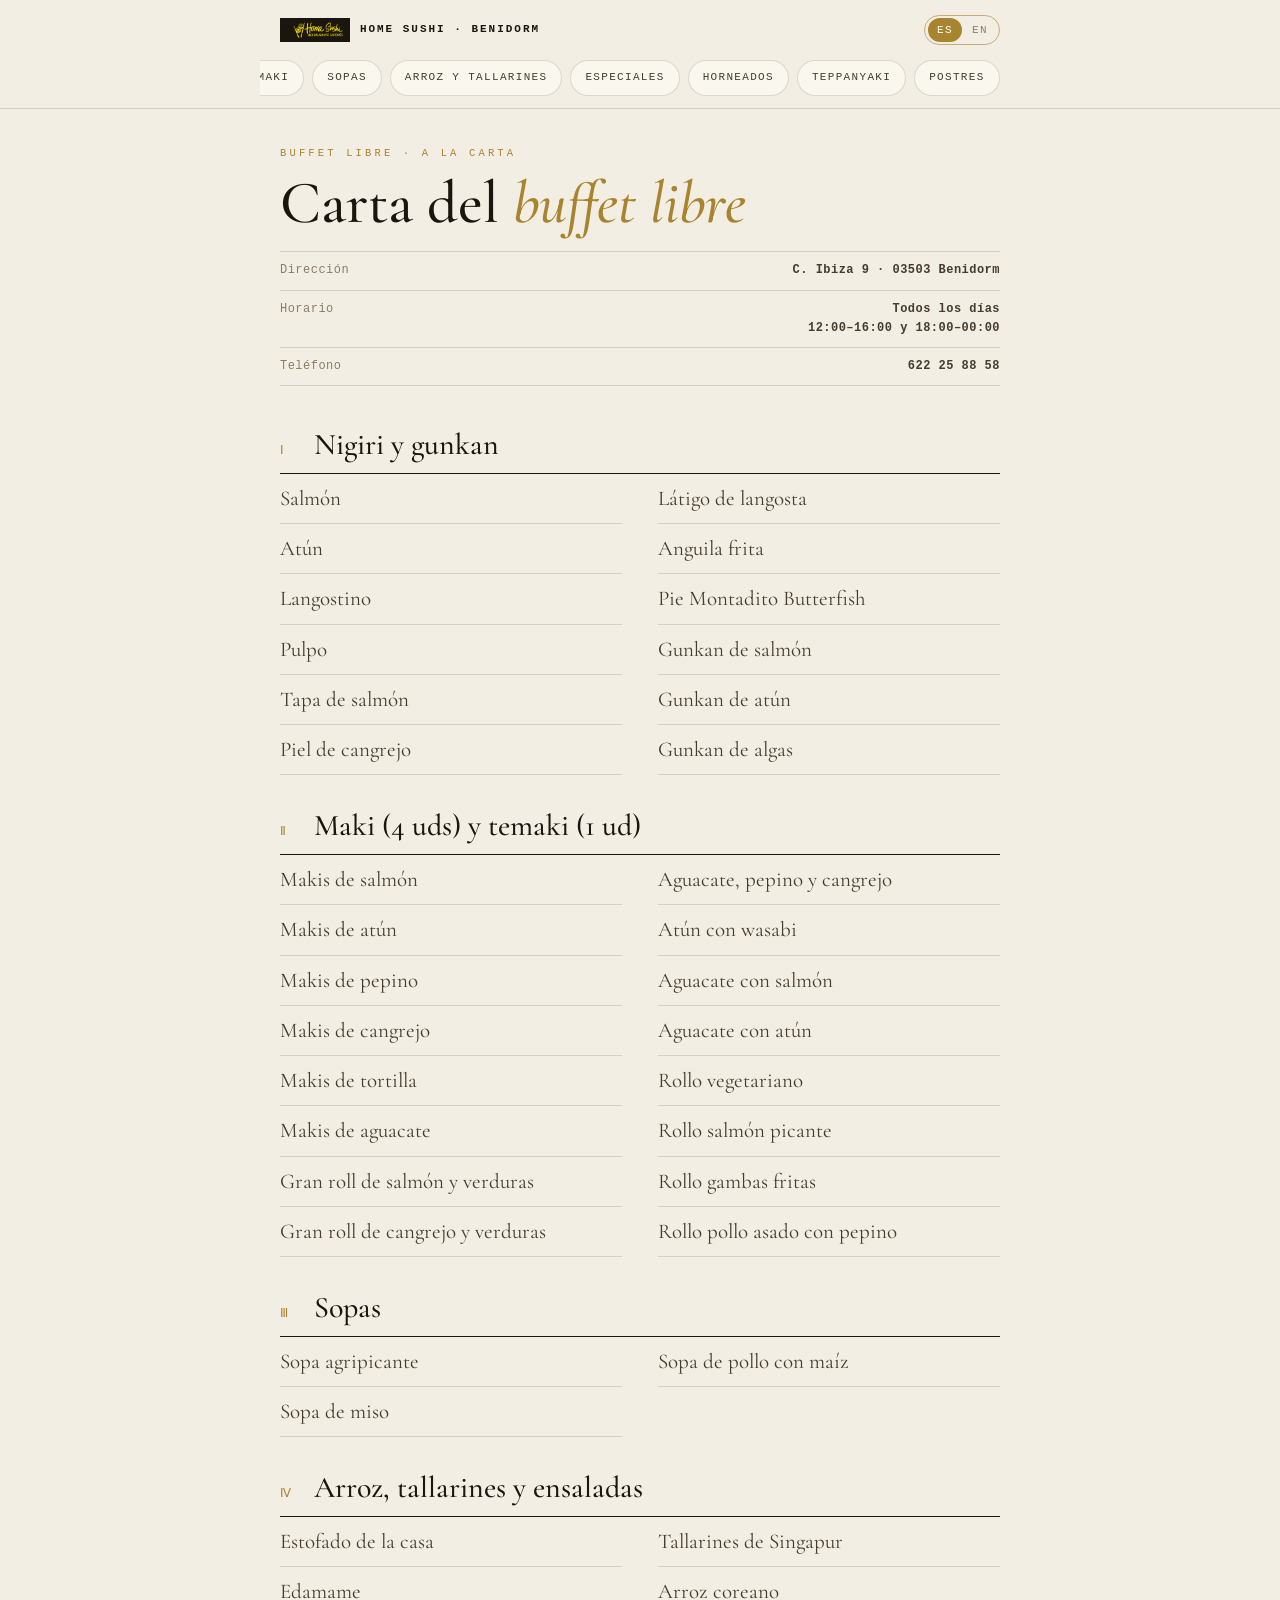
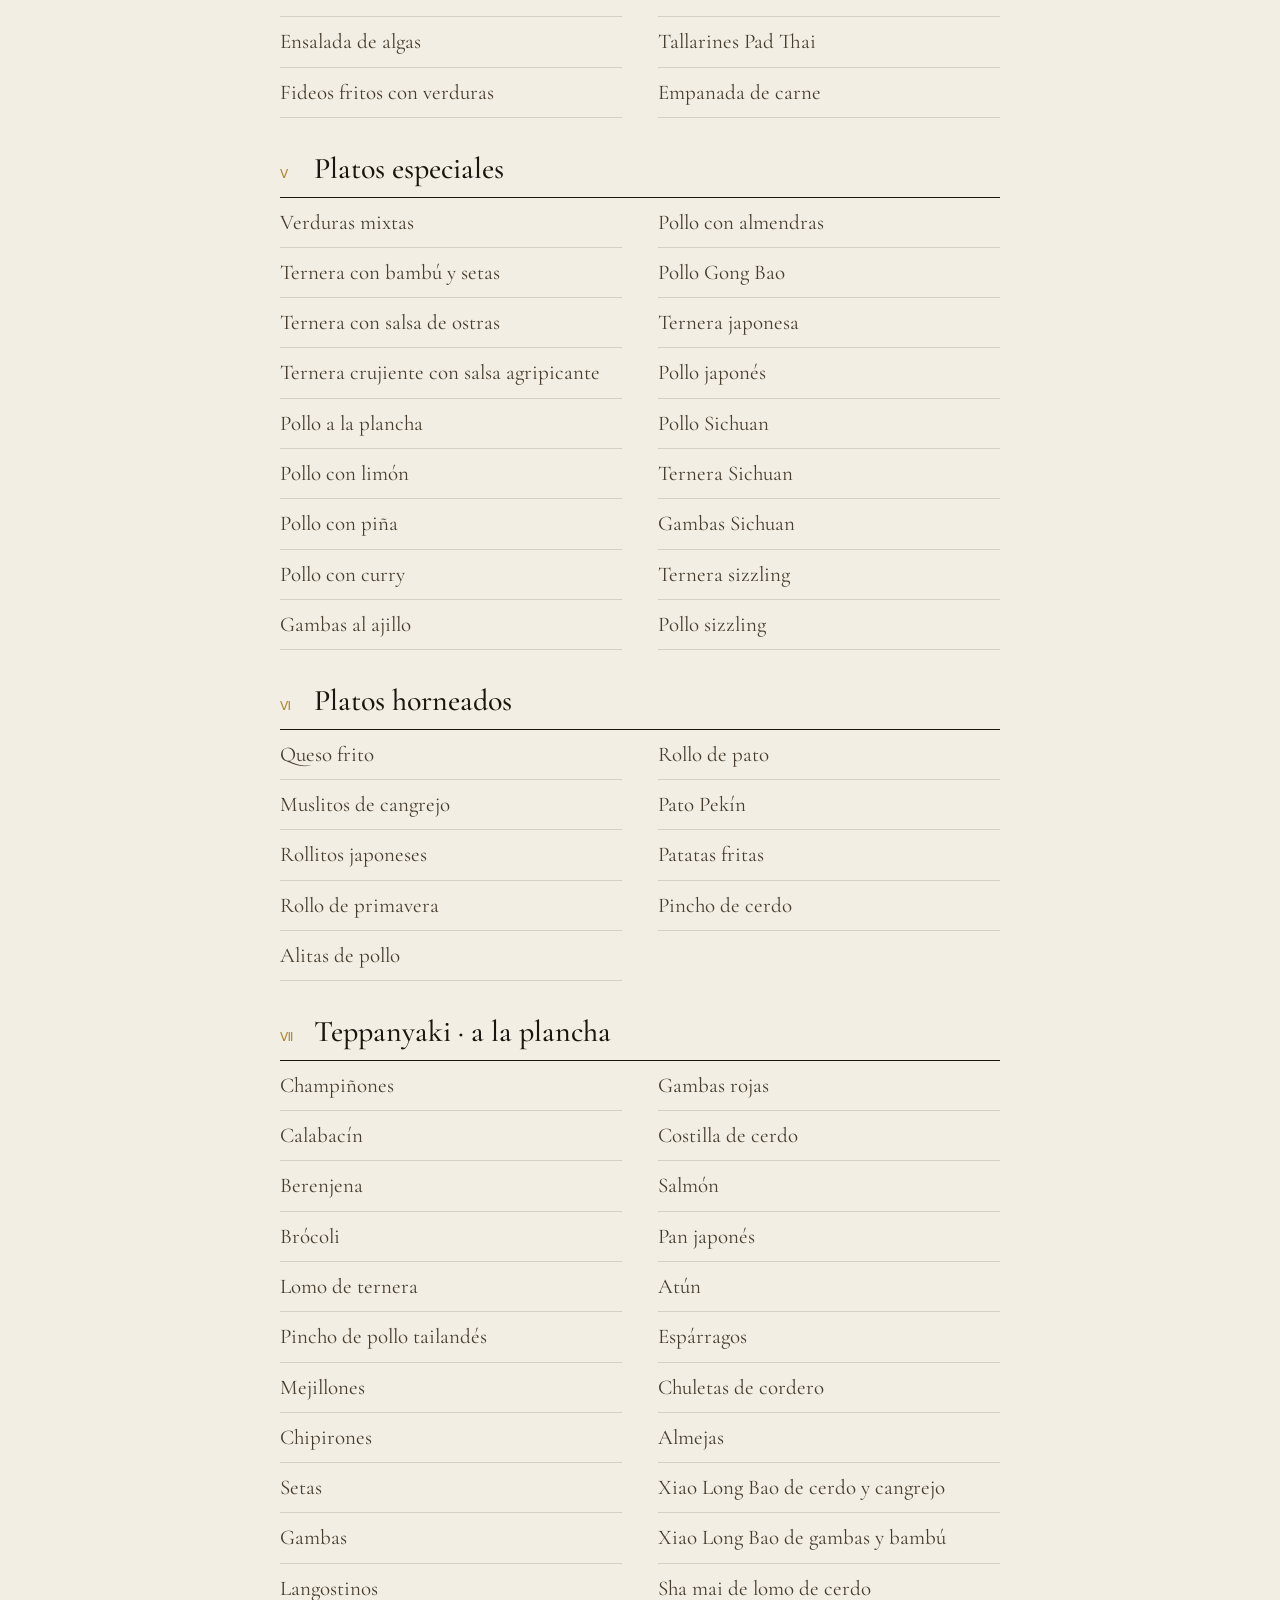
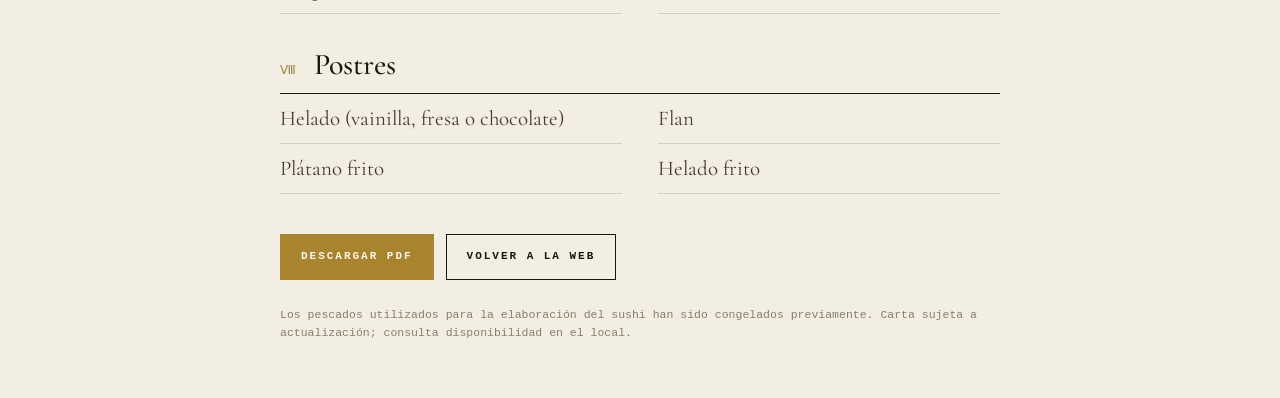
<file: carta.html>
<!DOCTYPE html>
<html lang="es">
<head>
<meta charset="UTF-8">
<meta name="viewport" content="width=device-width, initial-scale=1.0">
<title>Carta del buffet libre · HOME SUSHI Benidorm</title>
<meta name="description" content="Carta completa del buffet libre a la carta de Home Sushi Benidorm: nigiri, maki, sopas, platos especiales, teppanyaki y postres.">
<link rel="icon" href="assets/logo.png">
<link rel="preconnect" href="https://fonts.googleapis.com">
<link rel="preconnect" href="https://fonts.gstatic.com" crossorigin>
<link href="https://fonts.googleapis.com/css2?family=Cormorant+Garamond:ital,wght@0,500;0,600;1,500&display=swap" rel="stylesheet">
<style>
:root{
  --paper:#f3eee3;
  --paper2:#faf7ef;
  --ink:#1a160f;
  --ink2:#453c2e;
  --muted:#8a7d67;
  --gold:#a8842e;
  --hair:rgba(26,22,15,.14);
  --disp:'Cormorant Garamond',Georgia,'Times New Roman',serif;
  --sans:-apple-system,BlinkMacSystemFont,'Segoe UI',system-ui,sans-serif;
  --mono:ui-monospace,'Cascadia Mono','Segoe UI Mono',Consolas,monospace;
  --top:116px;
}
*{margin:0;padding:0;box-sizing:border-box}
html{scroll-behavior:smooth}
body{background:var(--paper);color:var(--ink);font-family:var(--sans);font-size:16px;line-height:1.6;-webkit-font-smoothing:antialiased}
a{color:inherit;text-decoration:none}
.wrap{max-width:760px;margin:0 auto;padding:0 20px}

/* CABECERA FIJA: marca + idioma, y debajo las categorías */
header{position:sticky;top:0;z-index:50;background:rgba(243,238,227,.96);backdrop-filter:blur(10px);border-bottom:1px solid var(--hair)}
.bar{display:flex;align-items:center;justify-content:space-between;height:60px;gap:12px}
.brand{display:flex;align-items:center;gap:10px;font-family:var(--mono);font-size:11px;font-weight:600;letter-spacing:.18em;text-transform:uppercase;white-space:nowrap}
.brand img{background:var(--ink);padding:3px 5px;height:24px}
.lang-sw{position:relative;width:76px;height:30px;flex:none;background:none;border:1px solid rgba(168,132,46,.6);border-radius:99px;padding:0;cursor:pointer;font-family:var(--mono);font-size:11px;letter-spacing:.12em}
.lang-sw .knob{position:absolute;top:2px;left:3px;width:34px;height:24px;border-radius:99px;background:var(--gold);transition:transform .28s cubic-bezier(.4,0,.2,1)}
.lang-sw.en .knob{transform:translateX(35px)}
.lang-sw .lab{position:absolute;top:0;height:100%;width:38px;display:grid;place-items:center;line-height:1}
.lang-sw .l-es{left:1px;color:#fff}
.lang-sw .l-en{left:36px;color:var(--muted)}
.lang-sw.en .l-es{color:var(--muted)}
.lang-sw.en .l-en{color:#fff}
.chips{display:flex;gap:8px;overflow-x:auto;padding:0 20px 12px;max-width:760px;margin:0 auto;scrollbar-width:none;-webkit-overflow-scrolling:touch}
.chips::-webkit-scrollbar{display:none}
.chips a{flex:none;font-family:var(--mono);font-size:11px;letter-spacing:.12em;text-transform:uppercase;padding:8px 14px;border:1px solid var(--hair);border-radius:99px;color:var(--ink2);background:var(--paper2);transition:.2s}
.chips a.on{background:var(--ink);border-color:var(--ink);color:var(--paper2)}

/* PORTADA */
.intro{padding:36px 0 8px}
.eyebrow{font-family:var(--mono);font-size:10.5px;font-weight:500;letter-spacing:.3em;text-transform:uppercase;color:var(--gold)}
h1{font-family:var(--disp);font-weight:500;font-size:clamp(40px,10vw,60px);line-height:1;margin:12px 0 18px}
h1 em{font-style:italic;color:var(--gold)}
.info{font-family:var(--mono);font-size:12px;letter-spacing:.04em;color:var(--muted);border-top:1px solid var(--hair)}
.info .r{display:flex;justify-content:space-between;gap:12px;padding:9px 0;border-bottom:1px solid var(--hair)}
.info b{font-weight:600;color:var(--ink2);text-align:right}
.info .note{padding:10px 0;border-bottom:1px solid var(--hair);line-height:1.5}
html[lang=es] [data-only=en],html[lang=en] [data-only=es]{display:none}

/* CATEGORÍAS */
.cat{padding-top:34px;scroll-margin-top:var(--top)}
.cat h2{display:flex;align-items:baseline;gap:14px;font-family:var(--disp);font-weight:500;font-size:30px;line-height:1.15;padding-bottom:10px;border-bottom:1px solid var(--ink)}
.cat h2 .rn{font-family:var(--mono);font-size:12px;letter-spacing:.1em;color:var(--gold);min-width:20px}
.cat ul{list-style:none}
.cat li{font-family:var(--disp);font-size:21px;line-height:1.3;color:var(--ink2);padding:11px 0 11px 34px;border-bottom:1px solid var(--hair)}

/* PIE */
.foot{padding:40px 0 56px}
.foot p{font-family:var(--mono);font-size:11.5px;color:var(--muted);line-height:1.6}
.btns{display:flex;gap:12px;flex-wrap:wrap;margin-bottom:26px}
.btn{font-family:var(--mono);font-size:11px;font-weight:600;letter-spacing:.18em;text-transform:uppercase;padding:13px 20px;border:1px solid;display:inline-block;transition:.25s}
.btn-gold{background:var(--gold);border-color:var(--gold);color:var(--paper2)}
.btn-gold:hover{background:#8c6e23;border-color:#8c6e23}
.btn-line{border-color:var(--ink);color:var(--ink)}
.btn-line:hover{border-color:var(--gold);color:var(--gold)}

@media(min-width:700px){
  .cat ul{columns:2;column-gap:36px}
  .cat li{break-inside:avoid;padding-left:0}
}
@media(max-width:380px){
  .brand span{display:none}
}
</style>
</head>
<body>

<header>
  <div class="wrap bar">
    <a class="brand" href="index.html"><img src="assets/logo.png" alt="Home Sushi"><span>Home Sushi · Benidorm</span></a>
    <button class="lang-sw" id="langBtn" role="switch" aria-checked="false" aria-label="Cambiar idioma a inglés">
      <span class="knob"></span><span class="lab l-es">ES</span><span class="lab l-en">EN</span>
    </button>
  </div>
  <nav class="chips" id="chips" aria-label="Categorías">
      <a href="#nigiri" data-en="Nigiri">Nigiri</a>
      <a href="#maki" data-en="Maki">Maki</a>
      <a href="#sopas" data-en="Soups">Sopas</a>
      <a href="#arroz" data-en="Rice &amp; noodles">Arroz y tallarines</a>
      <a href="#especiales" data-en="Specials">Especiales</a>
      <a href="#horneados" data-en="Oven-baked">Horneados</a>
      <a href="#teppanyaki" data-en="Teppanyaki">Teppanyaki</a>
      <a href="#postres" data-en="Desserts">Postres</a>
  </nav>
</header>

<main class="wrap">
  <div class="intro">
    <p class="eyebrow" data-en="All you can eat · à la carte">Buffet libre · a la carta</p>
    <h1 data-en-html="All you can eat &lt;em&gt;menu&lt;/em&gt;">Carta del <em>buffet libre</em></h1>

    <div class="info" data-only="es">
      <div class="r"><span>Dirección</span><b>C. Ibiza 9 · 03503 Benidorm</b></div>
      <div class="r"><span>Horario</span><b>Todos los días<br>12:00–16:00 y 18:00–00:00</b></div>
      <div class="r"><span>Teléfono</span><b><a href="tel:+34622258858">622 25 88 58</a></b></div>
    </div>
    <div class="info" data-only="en">
      <div class="r"><span>Monday to Friday · midday</span><b>17,95 €</b></div>
      <div class="r"><span>Friday night, weekends &amp; holidays</span><b>18,95 €</b></div>
      <div class="r"><span>Kids · 1 to 1.20 m</span><b>8,95 €</b></div>
      <p class="note">Soft drinks: pay for your first drink and we refill the rest for free (alcoholic drinks must be paid).</p>
      <div class="r"><span>Address</span><b>C. Ibiza 9 · Edificio Gemelos IV, local 2<br>03503 Benidorm (Alicante)</b></div>
      <div class="r"><span>Opening hours</span><b>Every day<br>11:30–16:00 and 18:00–00:00</b></div>
      <div class="r"><span>Food to take away</span><b><a href="tel:+34865801560">865 801 560</a></b></div>
    </div>
  </div>

  <section class="cat" id="nigiri">
      <h2><span class="rn">Ⅰ</span><span data-en="Nigiri and gunkan">Nigiri y gunkan</span></h2>
      <ul>
        <li data-en="Salmon">Salmón</li>
        <li data-en="Tuna">Atún</li>
        <li data-en="Prawn">Langostino</li>
        <li data-en="Octopus">Pulpo</li>
        <li data-en="Salmon Tartar">Tapa de salmón</li>
        <li data-en="Crab Stick">Piel de cangrejo</li>
        <li data-en="Lobster Tail">Látigo de langosta</li>
        <li data-en="Unagi (eel)">Anguila frita</li>
        <li data-en="Butterfish Montadito">Pie Montadito Butterfish</li>
        <li data-en="Salmon Gunkan">Gunkan de salmón</li>
        <li data-en="Tuna Gunkan">Gunkan de atún</li>
        <li data-en="Seafood Gunkan">Gunkan de algas</li>
      </ul>
    </section>
  <section class="cat" id="maki">
      <h2><span class="rn">Ⅱ</span><span data-en="Maki (4 pcs) and temaki (1 pc)">Maki (4 uds) y temaki (1 ud)</span></h2>
      <ul>
        <li data-en="Salmon Maki">Makis de salmón</li>
        <li data-en="Tuna Maki">Makis de atún</li>
        <li data-en="Cucumber Maki">Makis de pepino</li>
        <li data-en="Crabstick Maki">Makis de cangrejo</li>
        <li data-en="Omelette Maki">Makis de tortilla</li>
        <li data-en="Avocado Maki">Makis de aguacate</li>
        <li data-en="Salmon and Vegetable Big Roll">Gran roll de salmón y verduras</li>
        <li data-en="Crab and Vegetable Big Roll">Gran roll de cangrejo y verduras</li>
        <li data-en="Avocado, Cucumber and Crab">Aguacate, pepino y cangrejo</li>
        <li data-en="Tuna with Wasabi">Atún con wasabi</li>
        <li data-en="Avocado with Salmon">Aguacate con salmón</li>
        <li data-en="Avocado with Tuna">Aguacate con atún</li>
        <li data-en="Veggie Roll">Rollo vegetariano</li>
        <li data-en="Spicy Salmon Roll">Rollo salmón picante</li>
        <li data-en="Fried Shrimp Roll">Rollo gambas fritas</li>
        <li data-en="Roast Chicken Roll with Cucumber">Rollo pollo asado con pepino</li>
      </ul>
    </section>
  <section class="cat" id="sopas">
      <h2><span class="rn">Ⅲ</span><span data-en="Soups">Sopas</span></h2>
      <ul>
        <li data-en="Hot and Sour Soup">Sopa agripicante</li>
        <li data-en="Miso Soup">Sopa de miso</li>
        <li data-en="Chicken and Sweet Corn Soup">Sopa de pollo con maíz</li>
      </ul>
    </section>
  <section class="cat" id="arroz">
      <h2><span class="rn">Ⅳ</span><span data-en="Rice, noodles and salads">Arroz, tallarines y ensaladas</span></h2>
      <ul>
        <li data-en="House Stew">Estofado de la casa</li>
        <li data-en="Edamame">Edamame</li>
        <li data-en="Seaweed Salad">Ensalada de algas</li>
        <li data-en="Fried Noodles with Vegetables">Fideos fritos con verduras</li>
        <li data-en="Singapore Chow Mein">Tallarines de Singapur</li>
        <li data-en="Korean Rice">Arroz coreano</li>
        <li data-en="Pad Thai Noodles">Tallarines Pad Thai</li>
        <li data-en="Dumplings">Empanada de carne</li>
      </ul>
    </section>
  <section class="cat" id="especiales">
      <h2><span class="rn">Ⅴ</span><span data-en="Special dishes">Platos especiales</span></h2>
      <ul>
        <li data-en="Mixed Vegetables">Verduras mixtas</li>
        <li data-en="Beef with Bamboo and Mushrooms">Ternera con bambú y setas</li>
        <li data-en="Beef with Oyster Sauce">Ternera con salsa de ostras</li>
        <li data-en="Crispy Beef with Sweet and Sour Sauce">Ternera crujiente con salsa agripicante</li>
        <li data-en="Grilled Chicken">Pollo a la plancha</li>
        <li data-en="Chicken with Lemon">Pollo con limón</li>
        <li data-en="Chicken with Pineapple">Pollo con piña</li>
        <li data-en="Chicken Curry">Pollo con curry</li>
        <li data-en="Garlic Prawns">Gambas al ajillo</li>
        <li data-en="Chicken with Almonds">Pollo con almendras</li>
        <li data-en="Gong Bao Chicken">Pollo Gong Bao</li>
        <li data-en="Japanese Style Beef">Ternera japonesa</li>
        <li data-en="Japanese Style Chicken">Pollo japonés</li>
        <li data-en="Sichuan Style Chicken">Pollo Sichuan</li>
        <li data-en="Sichuan Style Beef">Ternera Sichuan</li>
        <li data-en="Sichuan Style Prawns">Gambas Sichuan</li>
        <li data-en="Sizzling Beef">Ternera sizzling</li>
        <li data-en="Sizzling Chicken">Pollo sizzling</li>
      </ul>
    </section>
  <section class="cat" id="horneados">
      <h2><span class="rn">Ⅵ</span><span data-en="Oven-baked dishes">Platos horneados</span></h2>
      <ul>
        <li data-en="Fried Cheese">Queso frito</li>
        <li data-en="Crab Thigh">Muslitos de cangrejo</li>
        <li data-en="Japanese Roll">Rollitos japoneses</li>
        <li data-en="Spring Roll">Rollo de primavera</li>
        <li data-en="Chicken Wings">Alitas de pollo</li>
        <li data-en="Duck Rolls">Rollo de pato</li>
        <li data-en="Peking Duck">Pato Pekín</li>
        <li data-en="Chips">Patatas fritas</li>
        <li data-en="Pork Skewer">Pincho de cerdo</li>
      </ul>
    </section>
  <section class="cat" id="teppanyaki">
      <h2><span class="rn">Ⅶ</span><span data-en="Teppanyaki · griddled">Teppanyaki · a la plancha</span></h2>
      <ul>
        <li data-en="Mushrooms">Champiñones</li>
        <li data-en="Zucchini">Calabacín</li>
        <li data-en="Eggplant">Berenjena</li>
        <li data-en="Broccoli">Brócoli</li>
        <li data-en="Beef Sirloin">Lomo de ternera</li>
        <li data-en="Thai Chicken Skewer">Pincho de pollo tailandés</li>
        <li data-en="Mussels">Mejillones</li>
        <li data-en="Baby Squid">Chipirones</li>
        <li data-en="Mushrooms">Setas</li>
        <li data-en="Shrimps">Gambas</li>
        <li data-en="Prawns">Langostinos</li>
        <li data-en="Red Shrimps">Gambas rojas</li>
        <li data-en="Pork Spare Ribs">Costilla de cerdo</li>
        <li data-en="Salmon">Salmón</li>
        <li data-en="Japanese Bread">Pan japonés</li>
        <li data-en="Tuna">Atún</li>
        <li data-en="Asparagus">Espárragos</li>
        <li data-en="Lamb Chops">Chuletas de cordero</li>
        <li data-en="Clams">Almejas</li>
        <li data-en="Pork and Crab Xiao Long Bao">Xiao Long Bao de cerdo y cangrejo</li>
        <li data-en="Shrimps and Bamboo Xiao Long Bao">Xiao Long Bao de gambas y bambú</li>
        <li data-en="Pork Sha Mai">Sha mai de lomo de cerdo</li>
      </ul>
    </section>
  <section class="cat" id="postres">
      <h2><span class="rn">Ⅷ</span><span data-en="Desserts">Postres</span></h2>
      <ul>
        <li data-en="Ice Cream (vanilla, strawberry or chocolate)">Helado (vainilla, fresa o chocolate)</li>
        <li data-en="Fried Banana">Plátano frito</li>
        <li data-en="Crème Caramel">Flan</li>
        <li data-en="Fried Ice Cream">Helado frito</li>
      </ul>
    </section>

  <div class="foot">
    <div class="btns">
      <a class="btn btn-gold" id="pdfBtn" href="menu-buffet-es.pdf" download data-en="Download PDF">Descargar PDF</a>
      <a class="btn btn-line" href="index.html" data-en="Back to website">Volver a la web</a>
    </div>
    <p data-en="Fish used for sushi preparation has been frozen previously. Menu subject to change.">Los pescados utilizados para la elaboración del sushi han sido congelados previamente. Carta sujeta a actualización; consulta disponibilidad en el local.</p>
  </div>
</main>

<script>
(function(){
  const els=document.querySelectorAll('[data-en],[data-en-html]');
  els.forEach(el=>{el._es=el.innerHTML;});
  const btn=document.getElementById('langBtn');
  const pdf=document.getElementById('pdfBtn');
  function setLang(l){
    els.forEach(el=>{
      if(l==='en'){
        if(el.dataset.enHtml!==undefined)el.innerHTML=el.dataset.enHtml;
        else el.textContent=el.dataset.en;
      }else el.innerHTML=el._es;
    });
    document.documentElement.lang=l;
    btn.classList.toggle('en',l==='en');
    btn.setAttribute('aria-checked',l==='en');
    btn.setAttribute('aria-label',l==='es'?'Cambiar idioma a inglés':'Switch language to Spanish');
    pdf.href=l==='en'?'menu-buffet-en.pdf':'menu-buffet-es.pdf';
    document.title=l==='en'?'All you can eat menu · HOME SUSHI Benidorm':'Carta del buffet libre · HOME SUSHI Benidorm';
    try{localStorage.setItem('hs-lang',l);}catch(e){}
  }
  btn.addEventListener('click',()=>{
    // el texto cambia de alto al traducir: mantener a la vista la misma categoría
    const s=cur&&document.getElementById(cur),y=s&&s.getBoundingClientRect().top;
    setLang(document.documentElement.lang==='es'?'en':'es');
    if(s)scrollBy({top:s.getBoundingClientRect().top-y,behavior:'instant'});
  });
  let saved=null;try{saved=localStorage.getItem('hs-lang');}catch(e){}
  const q=new URLSearchParams(location.search).get('lang');
  const start=q||saved;
  if(start==='en')setLang('en');

  // resalta la categoría visible en la barra
  const chips=[...document.querySelectorAll('#chips a')];
  const byId=Object.fromEntries(chips.map(a=>[a.getAttribute('href').slice(1),a]));
  function mark(id){
    chips.forEach(a=>a.classList.toggle('on',a===byId[id]));
    const a=byId[id];if(!a)return;
    const bar=a.parentElement;
    bar.scrollTo({left:a.offsetLeft-bar.clientWidth/2+a.clientWidth/2,behavior:'smooth'});
  }
  const top=parseInt(getComputedStyle(document.documentElement).getPropertyValue('--top'));
  const secs=[...document.querySelectorAll('.cat')];
  let cur=null;
  function onScroll(){
    let id=null;
    for(const s of secs){if(s.getBoundingClientRect().top<=top+40)id=s.id;}
    if(innerHeight+scrollY>=document.body.scrollHeight-4)id=secs[secs.length-1].id;
    if(id!==cur){cur=id;mark(id);}
  }
  addEventListener('scroll',onScroll,{passive:true});onScroll();
})();
</script>
</body>
</html>
</file>
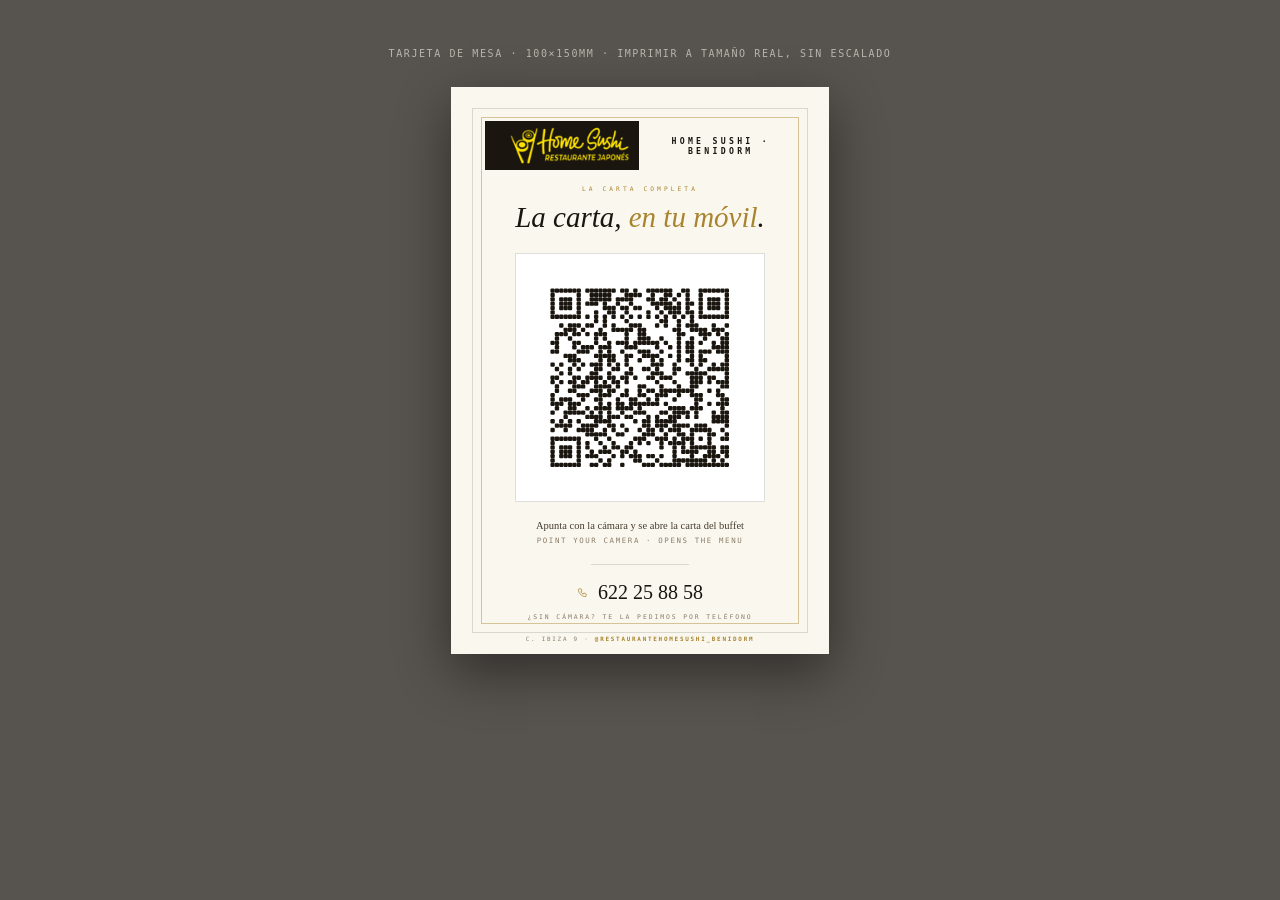
<file: qr-mesa.html>
<!DOCTYPE html>
<html lang="es">
<head>
<meta charset="UTF-8">
<title>Tarjeta de mesa · QR Carta</title>
<style>
:root{
  --paper:#f3eee3;--paper2:#faf7ef;--ink:#1a160f;--ink2:#453c2e;--muted:#8a7d67;
  --gold:#a8842e;--hair:rgba(26,22,15,.14);
  --disp:'Cormorant Garamond',Georgia,serif;
  --mono:ui-monospace,'Cascadia Mono','Consolas',monospace;
}
*{margin:0;padding:0;box-sizing:border-box}
body{background:#57534e;font-family:var(--sans);padding:48px 24px;display:flex;flex-direction:column;align-items:center;gap:28px}
.hint{color:rgba(250,247,239,.6);font-family:var(--mono);font-size:10px;letter-spacing:.16em;text-transform:uppercase}

.card{
  width:100mm;height:150mm;background:var(--paper2);
  box-shadow:0 18px 50px rgba(0,0,0,.45);
  position:relative;overflow:hidden;flex:none;
  padding:9mm 9mm 8mm;display:flex;flex-direction:column;align-items:center;text-align:center;
}
.card::before{content:"";position:absolute;inset:5.5mm;border:1px solid var(--hair);pointer-events:none}
.card::after{content:"";position:absolute;inset:8mm;border:1px solid rgba(168,132,46,.45);pointer-events:none}
.card *{position:relative;z-index:1}

.brand{display:flex;align-items:center;gap:8px;margin-bottom:2mm}
.brand .mark{background:var(--ink);padding:3px 5px;height:13mm}
.brand span{font-family:var(--mono);font-size:8.2px;font-weight:600;letter-spacing:.4em;text-transform:uppercase;color:var(--ink)}
.t-auth{font-family:var(--mono);font-size:6.2px;letter-spacing:.5em;text-transform:uppercase;color:var(--gold);margin-top:2mm}
.t-main{font-family:var(--disp);font-style:italic;font-weight:500;font-size:29px;line-height:1.1;color:var(--ink);margin-top:2.6mm}
.t-main em{color:var(--gold)}

.qbox{margin-top:5mm;background:#fff;border:1px solid var(--hair);padding:4.5mm;width:66mm}
.qbox svg{width:100%;display:block}

.t-instr{font-family:var(--sans);font-size:10.5px;color:var(--ink2);margin-top:4.6mm;font-weight:500}
.t-instr-en{font-family:var(--mono);font-size:7.4px;letter-spacing:.22em;text-transform:uppercase;color:var(--muted);margin-top:1.4mm}

.divider{width:26mm;border-top:1px solid var(--hair);margin:5mm 0 4.4mm}
.alt{display:flex;align-items:center;gap:10px;justify-content:center}
.alt svg{width:11px;height:11px;color:var(--gold)}
.alt b{font-family:var(--disp);font-size:20px;font-weight:500;color:var(--ink)}
.alt-lab{font-family:var(--mono);font-size:6.4px;letter-spacing:.3em;text-transform:uppercase;color:var(--muted);margin-top:2.2mm}
.foot{margin-top:4mm;font-family:var(--mono);font-size:5.9px;letter-spacing:.3em;text-transform:uppercase;color:var(--muted)}
.foot b{color:var(--gold);font-weight:600}

@media print{
  @page{size:100mm 150mm;margin:0}
  body{background:none;padding:0}
  .hint{display:none}
  .card{box-shadow:none}
}
</style>
</head>
<body>
<p class="hint">Tarjeta de mesa · 100×150mm · imprimir a tamaño real, sin escalado</p>
<div class="card">
  <div class="brand">
    <img class="mark" src="assets/logo.png" alt="Home Sushi">
    <span>Home Sushi · Benidorm</span>
  </div>
  <p class="t-auth">La carta completa</p>
  <h1 class="t-main">La carta, <em>en tu móvil</em>.</h1>
  <div class="qbox">
    <svg xmlns="http://www.w3.org/2000/svg" viewBox="0 0 49 49" shape-rendering="geometricPrecision"><rect width="100%" height="100%" fill="#ffffff"/><rect x="4" y="4" width="1" height="1" rx="0.28" fill="#1a160f"/><rect x="5" y="4" width="1" height="1" rx="0.28" fill="#1a160f"/><rect x="6" y="4" width="1" height="1" rx="0.28" fill="#1a160f"/><rect x="7" y="4" width="1" height="1" rx="0.28" fill="#1a160f"/><rect x="8" y="4" width="1" height="1" rx="0.28" fill="#1a160f"/><rect x="9" y="4" width="1" height="1" rx="0.28" fill="#1a160f"/><rect x="10" y="4" width="1" height="1" rx="0.28" fill="#1a160f"/><rect x="12" y="4" width="1" height="1" rx="0.28" fill="#1a160f"/><rect x="13" y="4" width="1" height="1" rx="0.28" fill="#1a160f"/><rect x="14" y="4" width="1" height="1" rx="0.28" fill="#1a160f"/><rect x="15" y="4" width="1" height="1" rx="0.28" fill="#1a160f"/><rect x="16" y="4" width="1" height="1" rx="0.28" fill="#1a160f"/><rect x="17" y="4" width="1" height="1" rx="0.28" fill="#1a160f"/><rect x="18" y="4" width="1" height="1" rx="0.28" fill="#1a160f"/><rect x="20" y="4" width="1" height="1" rx="0.28" fill="#1a160f"/><rect x="21" y="4" width="1" height="1" rx="0.28" fill="#1a160f"/><rect x="23" y="4" width="1" height="1" rx="0.28" fill="#1a160f"/><rect x="26" y="4" width="1" height="1" rx="0.28" fill="#1a160f"/><rect x="27" y="4" width="1" height="1" rx="0.28" fill="#1a160f"/><rect x="28" y="4" width="1" height="1" rx="0.28" fill="#1a160f"/><rect x="29" y="4" width="1" height="1" rx="0.28" fill="#1a160f"/><rect x="30" y="4" width="1" height="1" rx="0.28" fill="#1a160f"/><rect x="31" y="4" width="1" height="1" rx="0.28" fill="#1a160f"/><rect x="34" y="4" width="1" height="1" rx="0.28" fill="#1a160f"/><rect x="35" y="4" width="1" height="1" rx="0.28" fill="#1a160f"/><rect x="38" y="4" width="1" height="1" rx="0.28" fill="#1a160f"/><rect x="39" y="4" width="1" height="1" rx="0.28" fill="#1a160f"/><rect x="40" y="4" width="1" height="1" rx="0.28" fill="#1a160f"/><rect x="41" y="4" width="1" height="1" rx="0.28" fill="#1a160f"/><rect x="42" y="4" width="1" height="1" rx="0.28" fill="#1a160f"/><rect x="43" y="4" width="1" height="1" rx="0.28" fill="#1a160f"/><rect x="44" y="4" width="1" height="1" rx="0.28" fill="#1a160f"/><rect x="4" y="5" width="1" height="1" rx="0.28" fill="#1a160f"/><rect x="10" y="5" width="1" height="1" rx="0.28" fill="#1a160f"/><rect x="13" y="5" width="1" height="1" rx="0.28" fill="#1a160f"/><rect x="14" y="5" width="1" height="1" rx="0.28" fill="#1a160f"/><rect x="15" y="5" width="1" height="1" rx="0.28" fill="#1a160f"/><rect x="16" y="5" width="1" height="1" rx="0.28" fill="#1a160f"/><rect x="17" y="5" width="1" height="1" rx="0.28" fill="#1a160f"/><rect x="21" y="5" width="1" height="1" rx="0.28" fill="#1a160f"/><rect x="22" y="5" width="1" height="1" rx="0.28" fill="#1a160f"/><rect x="23" y="5" width="1" height="1" rx="0.28" fill="#1a160f"/><rect x="24" y="5" width="1" height="1" rx="0.28" fill="#1a160f"/><rect x="27" y="5" width="1" height="1" rx="0.28" fill="#1a160f"/><rect x="30" y="5" width="1" height="1" rx="0.28" fill="#1a160f"/><rect x="31" y="5" width="1" height="1" rx="0.28" fill="#1a160f"/><rect x="33" y="5" width="1" height="1" rx="0.28" fill="#1a160f"/><rect x="35" y="5" width="1" height="1" rx="0.28" fill="#1a160f"/><rect x="38" y="5" width="1" height="1" rx="0.28" fill="#1a160f"/><rect x="44" y="5" width="1" height="1" rx="0.28" fill="#1a160f"/><rect x="4" y="6" width="1" height="1" rx="0.28" fill="#1a160f"/><rect x="6" y="6" width="1" height="1" rx="0.28" fill="#1a160f"/><rect x="7" y="6" width="1" height="1" rx="0.28" fill="#1a160f"/><rect x="8" y="6" width="1" height="1" rx="0.28" fill="#1a160f"/><rect x="10" y="6" width="1" height="1" rx="0.28" fill="#1a160f"/><rect x="13" y="6" width="1" height="1" rx="0.28" fill="#1a160f"/><rect x="14" y="6" width="1" height="1" rx="0.28" fill="#1a160f"/><rect x="15" y="6" width="1" height="1" rx="0.28" fill="#1a160f"/><rect x="16" y="6" width="1" height="1" rx="0.28" fill="#1a160f"/><rect x="17" y="6" width="1" height="1" rx="0.28" fill="#1a160f"/><rect x="19" y="6" width="1" height="1" rx="0.28" fill="#1a160f"/><rect x="20" y="6" width="1" height="1" rx="0.28" fill="#1a160f"/><rect x="21" y="6" width="1" height="1" rx="0.28" fill="#1a160f"/><rect x="22" y="6" width="1" height="1" rx="0.28" fill="#1a160f"/><rect x="26" y="6" width="1" height="1" rx="0.28" fill="#1a160f"/><rect x="27" y="6" width="1" height="1" rx="0.28" fill="#1a160f"/><rect x="29" y="6" width="1" height="1" rx="0.28" fill="#1a160f"/><rect x="30" y="6" width="1" height="1" rx="0.28" fill="#1a160f"/><rect x="32" y="6" width="1" height="1" rx="0.28" fill="#1a160f"/><rect x="35" y="6" width="1" height="1" rx="0.28" fill="#1a160f"/><rect x="38" y="6" width="1" height="1" rx="0.28" fill="#1a160f"/><rect x="40" y="6" width="1" height="1" rx="0.28" fill="#1a160f"/><rect x="41" y="6" width="1" height="1" rx="0.28" fill="#1a160f"/><rect x="42" y="6" width="1" height="1" rx="0.28" fill="#1a160f"/><rect x="44" y="6" width="1" height="1" rx="0.28" fill="#1a160f"/><rect x="4" y="7" width="1" height="1" rx="0.28" fill="#1a160f"/><rect x="6" y="7" width="1" height="1" rx="0.28" fill="#1a160f"/><rect x="7" y="7" width="1" height="1" rx="0.28" fill="#1a160f"/><rect x="8" y="7" width="1" height="1" rx="0.28" fill="#1a160f"/><rect x="10" y="7" width="1" height="1" rx="0.28" fill="#1a160f"/><rect x="12" y="7" width="1" height="1" rx="0.28" fill="#1a160f"/><rect x="13" y="7" width="1" height="1" rx="0.28" fill="#1a160f"/><rect x="14" y="7" width="1" height="1" rx="0.28" fill="#1a160f"/><rect x="16" y="7" width="1" height="1" rx="0.28" fill="#1a160f"/><rect x="19" y="7" width="1" height="1" rx="0.28" fill="#1a160f"/><rect x="22" y="7" width="1" height="1" rx="0.28" fill="#1a160f"/><rect x="27" y="7" width="1" height="1" rx="0.28" fill="#1a160f"/><rect x="28" y="7" width="1" height="1" rx="0.28" fill="#1a160f"/><rect x="29" y="7" width="1" height="1" rx="0.28" fill="#1a160f"/><rect x="30" y="7" width="1" height="1" rx="0.28" fill="#1a160f"/><rect x="31" y="7" width="1" height="1" rx="0.28" fill="#1a160f"/><rect x="33" y="7" width="1" height="1" rx="0.28" fill="#1a160f"/><rect x="35" y="7" width="1" height="1" rx="0.28" fill="#1a160f"/><rect x="36" y="7" width="1" height="1" rx="0.28" fill="#1a160f"/><rect x="38" y="7" width="1" height="1" rx="0.28" fill="#1a160f"/><rect x="40" y="7" width="1" height="1" rx="0.28" fill="#1a160f"/><rect x="41" y="7" width="1" height="1" rx="0.28" fill="#1a160f"/><rect x="42" y="7" width="1" height="1" rx="0.28" fill="#1a160f"/><rect x="44" y="7" width="1" height="1" rx="0.28" fill="#1a160f"/><rect x="4" y="8" width="1" height="1" rx="0.28" fill="#1a160f"/><rect x="6" y="8" width="1" height="1" rx="0.28" fill="#1a160f"/><rect x="7" y="8" width="1" height="1" rx="0.28" fill="#1a160f"/><rect x="8" y="8" width="1" height="1" rx="0.28" fill="#1a160f"/><rect x="10" y="8" width="1" height="1" rx="0.28" fill="#1a160f"/><rect x="16" y="8" width="1" height="1" rx="0.28" fill="#1a160f"/><rect x="17" y="8" width="1" height="1" rx="0.28" fill="#1a160f"/><rect x="18" y="8" width="1" height="1" rx="0.28" fill="#1a160f"/><rect x="20" y="8" width="1" height="1" rx="0.28" fill="#1a160f"/><rect x="21" y="8" width="1" height="1" rx="0.28" fill="#1a160f"/><rect x="23" y="8" width="1" height="1" rx="0.28" fill="#1a160f"/><rect x="24" y="8" width="1" height="1" rx="0.28" fill="#1a160f"/><rect x="28" y="8" width="1" height="1" rx="0.28" fill="#1a160f"/><rect x="30" y="8" width="1" height="1" rx="0.28" fill="#1a160f"/><rect x="31" y="8" width="1" height="1" rx="0.28" fill="#1a160f"/><rect x="32" y="8" width="1" height="1" rx="0.28" fill="#1a160f"/><rect x="33" y="8" width="1" height="1" rx="0.28" fill="#1a160f"/><rect x="35" y="8" width="1" height="1" rx="0.28" fill="#1a160f"/><rect x="38" y="8" width="1" height="1" rx="0.28" fill="#1a160f"/><rect x="40" y="8" width="1" height="1" rx="0.28" fill="#1a160f"/><rect x="41" y="8" width="1" height="1" rx="0.28" fill="#1a160f"/><rect x="42" y="8" width="1" height="1" rx="0.28" fill="#1a160f"/><rect x="44" y="8" width="1" height="1" rx="0.28" fill="#1a160f"/><rect x="4" y="9" width="1" height="1" rx="0.28" fill="#1a160f"/><rect x="10" y="9" width="1" height="1" rx="0.28" fill="#1a160f"/><rect x="14" y="9" width="1" height="1" rx="0.28" fill="#1a160f"/><rect x="17" y="9" width="1" height="1" rx="0.28" fill="#1a160f"/><rect x="18" y="9" width="1" height="1" rx="0.28" fill="#1a160f"/><rect x="21" y="9" width="1" height="1" rx="0.28" fill="#1a160f"/><rect x="26" y="9" width="1" height="1" rx="0.28" fill="#1a160f"/><rect x="29" y="9" width="1" height="1" rx="0.28" fill="#1a160f"/><rect x="31" y="9" width="1" height="1" rx="0.28" fill="#1a160f"/><rect x="32" y="9" width="1" height="1" rx="0.28" fill="#1a160f"/><rect x="33" y="9" width="1" height="1" rx="0.28" fill="#1a160f"/><rect x="35" y="9" width="1" height="1" rx="0.28" fill="#1a160f"/><rect x="36" y="9" width="1" height="1" rx="0.28" fill="#1a160f"/><rect x="38" y="9" width="1" height="1" rx="0.28" fill="#1a160f"/><rect x="44" y="9" width="1" height="1" rx="0.28" fill="#1a160f"/><rect x="4" y="10" width="1" height="1" rx="0.28" fill="#1a160f"/><rect x="5" y="10" width="1" height="1" rx="0.28" fill="#1a160f"/><rect x="6" y="10" width="1" height="1" rx="0.28" fill="#1a160f"/><rect x="7" y="10" width="1" height="1" rx="0.28" fill="#1a160f"/><rect x="8" y="10" width="1" height="1" rx="0.28" fill="#1a160f"/><rect x="9" y="10" width="1" height="1" rx="0.28" fill="#1a160f"/><rect x="10" y="10" width="1" height="1" rx="0.28" fill="#1a160f"/><rect x="12" y="10" width="1" height="1" rx="0.28" fill="#1a160f"/><rect x="14" y="10" width="1" height="1" rx="0.28" fill="#1a160f"/><rect x="16" y="10" width="1" height="1" rx="0.28" fill="#1a160f"/><rect x="18" y="10" width="1" height="1" rx="0.28" fill="#1a160f"/><rect x="20" y="10" width="1" height="1" rx="0.28" fill="#1a160f"/><rect x="22" y="10" width="1" height="1" rx="0.28" fill="#1a160f"/><rect x="24" y="10" width="1" height="1" rx="0.28" fill="#1a160f"/><rect x="26" y="10" width="1" height="1" rx="0.28" fill="#1a160f"/><rect x="28" y="10" width="1" height="1" rx="0.28" fill="#1a160f"/><rect x="30" y="10" width="1" height="1" rx="0.28" fill="#1a160f"/><rect x="32" y="10" width="1" height="1" rx="0.28" fill="#1a160f"/><rect x="34" y="10" width="1" height="1" rx="0.28" fill="#1a160f"/><rect x="36" y="10" width="1" height="1" rx="0.28" fill="#1a160f"/><rect x="38" y="10" width="1" height="1" rx="0.28" fill="#1a160f"/><rect x="39" y="10" width="1" height="1" rx="0.28" fill="#1a160f"/><rect x="40" y="10" width="1" height="1" rx="0.28" fill="#1a160f"/><rect x="41" y="10" width="1" height="1" rx="0.28" fill="#1a160f"/><rect x="42" y="10" width="1" height="1" rx="0.28" fill="#1a160f"/><rect x="43" y="10" width="1" height="1" rx="0.28" fill="#1a160f"/><rect x="44" y="10" width="1" height="1" rx="0.28" fill="#1a160f"/><rect x="14" y="11" width="1" height="1" rx="0.28" fill="#1a160f"/><rect x="16" y="11" width="1" height="1" rx="0.28" fill="#1a160f"/><rect x="21" y="11" width="1" height="1" rx="0.28" fill="#1a160f"/><rect x="29" y="11" width="1" height="1" rx="0.28" fill="#1a160f"/><rect x="30" y="11" width="1" height="1" rx="0.28" fill="#1a160f"/><rect x="33" y="11" width="1" height="1" rx="0.28" fill="#1a160f"/><rect x="36" y="11" width="1" height="1" rx="0.28" fill="#1a160f"/><rect x="6" y="12" width="1" height="1" rx="0.28" fill="#1a160f"/><rect x="8" y="12" width="1" height="1" rx="0.28" fill="#1a160f"/><rect x="9" y="12" width="1" height="1" rx="0.28" fill="#1a160f"/><rect x="10" y="12" width="1" height="1" rx="0.28" fill="#1a160f"/><rect x="12" y="12" width="1" height="1" rx="0.28" fill="#1a160f"/><rect x="13" y="12" width="1" height="1" rx="0.28" fill="#1a160f"/><rect x="16" y="12" width="1" height="1" rx="0.28" fill="#1a160f"/><rect x="18" y="12" width="1" height="1" rx="0.28" fill="#1a160f"/><rect x="22" y="12" width="1" height="1" rx="0.28" fill="#1a160f"/><rect x="23" y="12" width="1" height="1" rx="0.28" fill="#1a160f"/><rect x="24" y="12" width="1" height="1" rx="0.28" fill="#1a160f"/><rect x="28" y="12" width="1" height="1" rx="0.28" fill="#1a160f"/><rect x="30" y="12" width="1" height="1" rx="0.28" fill="#1a160f"/><rect x="33" y="12" width="1" height="1" rx="0.28" fill="#1a160f"/><rect x="35" y="12" width="1" height="1" rx="0.28" fill="#1a160f"/><rect x="36" y="12" width="1" height="1" rx="0.28" fill="#1a160f"/><rect x="37" y="12" width="1" height="1" rx="0.28" fill="#1a160f"/><rect x="41" y="12" width="1" height="1" rx="0.28" fill="#1a160f"/><rect x="44" y="12" width="1" height="1" rx="0.28" fill="#1a160f"/><rect x="7" y="13" width="1" height="1" rx="0.28" fill="#1a160f"/><rect x="8" y="13" width="1" height="1" rx="0.28" fill="#1a160f"/><rect x="9" y="13" width="1" height="1" rx="0.28" fill="#1a160f"/><rect x="11" y="13" width="1" height="1" rx="0.28" fill="#1a160f"/><rect x="15" y="13" width="1" height="1" rx="0.28" fill="#1a160f"/><rect x="18" y="13" width="1" height="1" rx="0.28" fill="#1a160f"/><rect x="19" y="13" width="1" height="1" rx="0.28" fill="#1a160f"/><rect x="20" y="13" width="1" height="1" rx="0.28" fill="#1a160f"/><rect x="21" y="13" width="1" height="1" rx="0.28" fill="#1a160f"/><rect x="22" y="13" width="1" height="1" rx="0.28" fill="#1a160f"/><rect x="24" y="13" width="1" height="1" rx="0.28" fill="#1a160f"/><rect x="25" y="13" width="1" height="1" rx="0.28" fill="#1a160f"/><rect x="32" y="13" width="1" height="1" rx="0.28" fill="#1a160f"/><rect x="33" y="13" width="1" height="1" rx="0.28" fill="#1a160f"/><rect x="36" y="13" width="1" height="1" rx="0.28" fill="#1a160f"/><rect x="37" y="13" width="1" height="1" rx="0.28" fill="#1a160f"/><rect x="38" y="13" width="1" height="1" rx="0.28" fill="#1a160f"/><rect x="39" y="13" width="1" height="1" rx="0.28" fill="#1a160f"/><rect x="41" y="13" width="1" height="1" rx="0.28" fill="#1a160f"/><rect x="42" y="13" width="1" height="1" rx="0.28" fill="#1a160f"/><rect x="43" y="13" width="1" height="1" rx="0.28" fill="#1a160f"/><rect x="5" y="14" width="1" height="1" rx="0.28" fill="#1a160f"/><rect x="6" y="14" width="1" height="1" rx="0.28" fill="#1a160f"/><rect x="7" y="14" width="1" height="1" rx="0.28" fill="#1a160f"/><rect x="9" y="14" width="1" height="1" rx="0.28" fill="#1a160f"/><rect x="10" y="14" width="1" height="1" rx="0.28" fill="#1a160f"/><rect x="12" y="14" width="1" height="1" rx="0.28" fill="#1a160f"/><rect x="14" y="14" width="1" height="1" rx="0.28" fill="#1a160f"/><rect x="15" y="14" width="1" height="1" rx="0.28" fill="#1a160f"/><rect x="16" y="14" width="1" height="1" rx="0.28" fill="#1a160f"/><rect x="21" y="14" width="1" height="1" rx="0.28" fill="#1a160f"/><rect x="24" y="14" width="1" height="1" rx="0.28" fill="#1a160f"/><rect x="25" y="14" width="1" height="1" rx="0.28" fill="#1a160f"/><rect x="33" y="14" width="1" height="1" rx="0.28" fill="#1a160f"/><rect x="34" y="14" width="1" height="1" rx="0.28" fill="#1a160f"/><rect x="38" y="14" width="1" height="1" rx="0.28" fill="#1a160f"/><rect x="39" y="14" width="1" height="1" rx="0.28" fill="#1a160f"/><rect x="40" y="14" width="1" height="1" rx="0.28" fill="#1a160f"/><rect x="42" y="14" width="1" height="1" rx="0.28" fill="#1a160f"/><rect x="44" y="14" width="1" height="1" rx="0.28" fill="#1a160f"/><rect x="5" y="15" width="1" height="1" rx="0.28" fill="#1a160f"/><rect x="8" y="15" width="1" height="1" rx="0.28" fill="#1a160f"/><rect x="14" y="15" width="1" height="1" rx="0.28" fill="#1a160f"/><rect x="16" y="15" width="1" height="1" rx="0.28" fill="#1a160f"/><rect x="21" y="15" width="1" height="1" rx="0.28" fill="#1a160f"/><rect x="24" y="15" width="1" height="1" rx="0.28" fill="#1a160f"/><rect x="25" y="15" width="1" height="1" rx="0.28" fill="#1a160f"/><rect x="26" y="15" width="1" height="1" rx="0.28" fill="#1a160f"/><rect x="29" y="15" width="1" height="1" rx="0.28" fill="#1a160f"/><rect x="33" y="15" width="1" height="1" rx="0.28" fill="#1a160f"/><rect x="36" y="15" width="1" height="1" rx="0.28" fill="#1a160f"/><rect x="39" y="15" width="1" height="1" rx="0.28" fill="#1a160f"/><rect x="43" y="15" width="1" height="1" rx="0.28" fill="#1a160f"/><rect x="44" y="15" width="1" height="1" rx="0.28" fill="#1a160f"/><rect x="4" y="16" width="1" height="1" rx="0.28" fill="#1a160f"/><rect x="5" y="16" width="1" height="1" rx="0.28" fill="#1a160f"/><rect x="9" y="16" width="1" height="1" rx="0.28" fill="#1a160f"/><rect x="10" y="16" width="1" height="1" rx="0.28" fill="#1a160f"/><rect x="14" y="16" width="1" height="1" rx="0.28" fill="#1a160f"/><rect x="17" y="16" width="1" height="1" rx="0.28" fill="#1a160f"/><rect x="19" y="16" width="1" height="1" rx="0.28" fill="#1a160f"/><rect x="20" y="16" width="1" height="1" rx="0.28" fill="#1a160f"/><rect x="21" y="16" width="1" height="1" rx="0.28" fill="#1a160f"/><rect x="23" y="16" width="1" height="1" rx="0.28" fill="#1a160f"/><rect x="24" y="16" width="1" height="1" rx="0.28" fill="#1a160f"/><rect x="25" y="16" width="1" height="1" rx="0.28" fill="#1a160f"/><rect x="26" y="16" width="1" height="1" rx="0.28" fill="#1a160f"/><rect x="27" y="16" width="1" height="1" rx="0.28" fill="#1a160f"/><rect x="28" y="16" width="1" height="1" rx="0.28" fill="#1a160f"/><rect x="30" y="16" width="1" height="1" rx="0.28" fill="#1a160f"/><rect x="33" y="16" width="1" height="1" rx="0.28" fill="#1a160f"/><rect x="35" y="16" width="1" height="1" rx="0.28" fill="#1a160f"/><rect x="36" y="16" width="1" height="1" rx="0.28" fill="#1a160f"/><rect x="38" y="16" width="1" height="1" rx="0.28" fill="#1a160f"/><rect x="41" y="16" width="1" height="1" rx="0.28" fill="#1a160f"/><rect x="43" y="16" width="1" height="1" rx="0.28" fill="#1a160f"/><rect x="44" y="16" width="1" height="1" rx="0.28" fill="#1a160f"/><rect x="5" y="17" width="1" height="1" rx="0.28" fill="#1a160f"/><rect x="9" y="17" width="1" height="1" rx="0.28" fill="#1a160f"/><rect x="11" y="17" width="1" height="1" rx="0.28" fill="#1a160f"/><rect x="12" y="17" width="1" height="1" rx="0.28" fill="#1a160f"/><rect x="13" y="17" width="1" height="1" rx="0.28" fill="#1a160f"/><rect x="15" y="17" width="1" height="1" rx="0.28" fill="#1a160f"/><rect x="16" y="17" width="1" height="1" rx="0.28" fill="#1a160f"/><rect x="17" y="17" width="1" height="1" rx="0.28" fill="#1a160f"/><rect x="21" y="17" width="1" height="1" rx="0.28" fill="#1a160f"/><rect x="22" y="17" width="1" height="1" rx="0.28" fill="#1a160f"/><rect x="23" y="17" width="1" height="1" rx="0.28" fill="#1a160f"/><rect x="28" y="17" width="1" height="1" rx="0.28" fill="#1a160f"/><rect x="31" y="17" width="1" height="1" rx="0.28" fill="#1a160f"/><rect x="33" y="17" width="1" height="1" rx="0.28" fill="#1a160f"/><rect x="35" y="17" width="1" height="1" rx="0.28" fill="#1a160f"/><rect x="36" y="17" width="1" height="1" rx="0.28" fill="#1a160f"/><rect x="41" y="17" width="1" height="1" rx="0.28" fill="#1a160f"/><rect x="42" y="17" width="1" height="1" rx="0.28" fill="#1a160f"/><rect x="43" y="17" width="1" height="1" rx="0.28" fill="#1a160f"/><rect x="44" y="17" width="1" height="1" rx="0.28" fill="#1a160f"/><rect x="4" y="18" width="1" height="1" rx="0.28" fill="#1a160f"/><rect x="5" y="18" width="1" height="1" rx="0.28" fill="#1a160f"/><rect x="10" y="18" width="1" height="1" rx="0.28" fill="#1a160f"/><rect x="11" y="18" width="1" height="1" rx="0.28" fill="#1a160f"/><rect x="12" y="18" width="1" height="1" rx="0.28" fill="#1a160f"/><rect x="15" y="18" width="1" height="1" rx="0.28" fill="#1a160f"/><rect x="17" y="18" width="1" height="1" rx="0.28" fill="#1a160f"/><rect x="20" y="18" width="1" height="1" rx="0.28" fill="#1a160f"/><rect x="24" y="18" width="1" height="1" rx="0.28" fill="#1a160f"/><rect x="25" y="18" width="1" height="1" rx="0.28" fill="#1a160f"/><rect x="26" y="18" width="1" height="1" rx="0.28" fill="#1a160f"/><rect x="29" y="18" width="1" height="1" rx="0.28" fill="#1a160f"/><rect x="33" y="18" width="1" height="1" rx="0.28" fill="#1a160f"/><rect x="35" y="18" width="1" height="1" rx="0.28" fill="#1a160f"/><rect x="36" y="18" width="1" height="1" rx="0.28" fill="#1a160f"/><rect x="38" y="18" width="1" height="1" rx="0.28" fill="#1a160f"/><rect x="39" y="18" width="1" height="1" rx="0.28" fill="#1a160f"/><rect x="40" y="18" width="1" height="1" rx="0.28" fill="#1a160f"/><rect x="42" y="18" width="1" height="1" rx="0.28" fill="#1a160f"/><rect x="43" y="18" width="1" height="1" rx="0.28" fill="#1a160f"/><rect x="44" y="18" width="1" height="1" rx="0.28" fill="#1a160f"/><rect x="7" y="19" width="1" height="1" rx="0.28" fill="#1a160f"/><rect x="8" y="19" width="1" height="1" rx="0.28" fill="#1a160f"/><rect x="9" y="19" width="1" height="1" rx="0.28" fill="#1a160f"/><rect x="14" y="19" width="1" height="1" rx="0.28" fill="#1a160f"/><rect x="15" y="19" width="1" height="1" rx="0.28" fill="#1a160f"/><rect x="16" y="19" width="1" height="1" rx="0.28" fill="#1a160f"/><rect x="17" y="19" width="1" height="1" rx="0.28" fill="#1a160f"/><rect x="18" y="19" width="1" height="1" rx="0.28" fill="#1a160f"/><rect x="21" y="19" width="1" height="1" rx="0.28" fill="#1a160f"/><rect x="22" y="19" width="1" height="1" rx="0.28" fill="#1a160f"/><rect x="25" y="19" width="1" height="1" rx="0.28" fill="#1a160f"/><rect x="26" y="19" width="1" height="1" rx="0.28" fill="#1a160f"/><rect x="27" y="19" width="1" height="1" rx="0.28" fill="#1a160f"/><rect x="28" y="19" width="1" height="1" rx="0.28" fill="#1a160f"/><rect x="31" y="19" width="1" height="1" rx="0.28" fill="#1a160f"/><rect x="33" y="19" width="1" height="1" rx="0.28" fill="#1a160f"/><rect x="36" y="19" width="1" height="1" rx="0.28" fill="#1a160f"/><rect x="38" y="19" width="1" height="1" rx="0.28" fill="#1a160f"/><rect x="44" y="19" width="1" height="1" rx="0.28" fill="#1a160f"/><rect x="8" y="20" width="1" height="1" rx="0.28" fill="#1a160f"/><rect x="9" y="20" width="1" height="1" rx="0.28" fill="#1a160f"/><rect x="10" y="20" width="1" height="1" rx="0.28" fill="#1a160f"/><rect x="15" y="20" width="1" height="1" rx="0.28" fill="#1a160f"/><rect x="17" y="20" width="1" height="1" rx="0.28" fill="#1a160f"/><rect x="18" y="20" width="1" height="1" rx="0.28" fill="#1a160f"/><rect x="21" y="20" width="1" height="1" rx="0.28" fill="#1a160f"/><rect x="24" y="20" width="1" height="1" rx="0.28" fill="#1a160f"/><rect x="27" y="20" width="1" height="1" rx="0.28" fill="#1a160f"/><rect x="29" y="20" width="1" height="1" rx="0.28" fill="#1a160f"/><rect x="33" y="20" width="1" height="1" rx="0.28" fill="#1a160f"/><rect x="35" y="20" width="1" height="1" rx="0.28" fill="#1a160f"/><rect x="36" y="20" width="1" height="1" rx="0.28" fill="#1a160f"/><rect x="38" y="20" width="1" height="1" rx="0.28" fill="#1a160f"/><rect x="39" y="20" width="1" height="1" rx="0.28" fill="#1a160f"/><rect x="44" y="20" width="1" height="1" rx="0.28" fill="#1a160f"/><rect x="4" y="21" width="1" height="1" rx="0.28" fill="#1a160f"/><rect x="6" y="21" width="1" height="1" rx="0.28" fill="#1a160f"/><rect x="9" y="21" width="1" height="1" rx="0.28" fill="#1a160f"/><rect x="11" y="21" width="1" height="1" rx="0.28" fill="#1a160f"/><rect x="13" y="21" width="1" height="1" rx="0.28" fill="#1a160f"/><rect x="14" y="21" width="1" height="1" rx="0.28" fill="#1a160f"/><rect x="15" y="21" width="1" height="1" rx="0.28" fill="#1a160f"/><rect x="17" y="21" width="1" height="1" rx="0.28" fill="#1a160f"/><rect x="19" y="21" width="1" height="1" rx="0.28" fill="#1a160f"/><rect x="21" y="21" width="1" height="1" rx="0.28" fill="#1a160f"/><rect x="27" y="21" width="1" height="1" rx="0.28" fill="#1a160f"/><rect x="28" y="21" width="1" height="1" rx="0.28" fill="#1a160f"/><rect x="29" y="21" width="1" height="1" rx="0.28" fill="#1a160f"/><rect x="32" y="21" width="1" height="1" rx="0.28" fill="#1a160f"/><rect x="36" y="21" width="1" height="1" rx="0.28" fill="#1a160f"/><rect x="38" y="21" width="1" height="1" rx="0.28" fill="#1a160f"/><rect x="41" y="21" width="1" height="1" rx="0.28" fill="#1a160f"/><rect x="43" y="21" width="1" height="1" rx="0.28" fill="#1a160f"/><rect x="44" y="21" width="1" height="1" rx="0.28" fill="#1a160f"/><rect x="5" y="22" width="1" height="1" rx="0.28" fill="#1a160f"/><rect x="8" y="22" width="1" height="1" rx="0.28" fill="#1a160f"/><rect x="10" y="22" width="1" height="1" rx="0.28" fill="#1a160f"/><rect x="14" y="22" width="1" height="1" rx="0.28" fill="#1a160f"/><rect x="15" y="22" width="1" height="1" rx="0.28" fill="#1a160f"/><rect x="18" y="22" width="1" height="1" rx="0.28" fill="#1a160f"/><rect x="19" y="22" width="1" height="1" rx="0.28" fill="#1a160f"/><rect x="22" y="22" width="1" height="1" rx="0.28" fill="#1a160f"/><rect x="25" y="22" width="1" height="1" rx="0.28" fill="#1a160f"/><rect x="26" y="22" width="1" height="1" rx="0.28" fill="#1a160f"/><rect x="28" y="22" width="1" height="1" rx="0.28" fill="#1a160f"/><rect x="32" y="22" width="1" height="1" rx="0.28" fill="#1a160f"/><rect x="33" y="22" width="1" height="1" rx="0.28" fill="#1a160f"/><rect x="37" y="22" width="1" height="1" rx="0.28" fill="#1a160f"/><rect x="40" y="22" width="1" height="1" rx="0.28" fill="#1a160f"/><rect x="41" y="22" width="1" height="1" rx="0.28" fill="#1a160f"/><rect x="42" y="22" width="1" height="1" rx="0.28" fill="#1a160f"/><rect x="43" y="22" width="1" height="1" rx="0.28" fill="#1a160f"/><rect x="44" y="22" width="1" height="1" rx="0.28" fill="#1a160f"/><rect x="6" y="23" width="1" height="1" rx="0.28" fill="#1a160f"/><rect x="8" y="23" width="1" height="1" rx="0.28" fill="#1a160f"/><rect x="13" y="23" width="1" height="1" rx="0.28" fill="#1a160f"/><rect x="14" y="23" width="1" height="1" rx="0.28" fill="#1a160f"/><rect x="17" y="23" width="1" height="1" rx="0.28" fill="#1a160f"/><rect x="21" y="23" width="1" height="1" rx="0.28" fill="#1a160f"/><rect x="22" y="23" width="1" height="1" rx="0.28" fill="#1a160f"/><rect x="27" y="23" width="1" height="1" rx="0.28" fill="#1a160f"/><rect x="28" y="23" width="1" height="1" rx="0.28" fill="#1a160f"/><rect x="29" y="23" width="1" height="1" rx="0.28" fill="#1a160f"/><rect x="32" y="23" width="1" height="1" rx="0.28" fill="#1a160f"/><rect x="35" y="23" width="1" height="1" rx="0.28" fill="#1a160f"/><rect x="36" y="23" width="1" height="1" rx="0.28" fill="#1a160f"/><rect x="37" y="23" width="1" height="1" rx="0.28" fill="#1a160f"/><rect x="38" y="23" width="1" height="1" rx="0.28" fill="#1a160f"/><rect x="39" y="23" width="1" height="1" rx="0.28" fill="#1a160f"/><rect x="44" y="23" width="1" height="1" rx="0.28" fill="#1a160f"/><rect x="4" y="24" width="1" height="1" rx="0.28" fill="#1a160f"/><rect x="5" y="24" width="1" height="1" rx="0.28" fill="#1a160f"/><rect x="9" y="24" width="1" height="1" rx="0.28" fill="#1a160f"/><rect x="10" y="24" width="1" height="1" rx="0.28" fill="#1a160f"/><rect x="12" y="24" width="1" height="1" rx="0.28" fill="#1a160f"/><rect x="13" y="24" width="1" height="1" rx="0.28" fill="#1a160f"/><rect x="14" y="24" width="1" height="1" rx="0.28" fill="#1a160f"/><rect x="15" y="24" width="1" height="1" rx="0.28" fill="#1a160f"/><rect x="17" y="24" width="1" height="1" rx="0.28" fill="#1a160f"/><rect x="18" y="24" width="1" height="1" rx="0.28" fill="#1a160f"/><rect x="20" y="24" width="1" height="1" rx="0.28" fill="#1a160f"/><rect x="21" y="24" width="1" height="1" rx="0.28" fill="#1a160f"/><rect x="23" y="24" width="1" height="1" rx="0.28" fill="#1a160f"/><rect x="26" y="24" width="1" height="1" rx="0.28" fill="#1a160f"/><rect x="27" y="24" width="1" height="1" rx="0.28" fill="#1a160f"/><rect x="29" y="24" width="1" height="1" rx="0.28" fill="#1a160f"/><rect x="30" y="24" width="1" height="1" rx="0.28" fill="#1a160f"/><rect x="31" y="24" width="1" height="1" rx="0.28" fill="#1a160f"/><rect x="36" y="24" width="1" height="1" rx="0.28" fill="#1a160f"/><rect x="37" y="24" width="1" height="1" rx="0.28" fill="#1a160f"/><rect x="38" y="24" width="1" height="1" rx="0.28" fill="#1a160f"/><rect x="40" y="24" width="1" height="1" rx="0.28" fill="#1a160f"/><rect x="41" y="24" width="1" height="1" rx="0.28" fill="#1a160f"/><rect x="44" y="24" width="1" height="1" rx="0.28" fill="#1a160f"/><rect x="4" y="25" width="1" height="1" rx="0.28" fill="#1a160f"/><rect x="6" y="25" width="1" height="1" rx="0.28" fill="#1a160f"/><rect x="8" y="25" width="1" height="1" rx="0.28" fill="#1a160f"/><rect x="9" y="25" width="1" height="1" rx="0.28" fill="#1a160f"/><rect x="11" y="25" width="1" height="1" rx="0.28" fill="#1a160f"/><rect x="12" y="25" width="1" height="1" rx="0.28" fill="#1a160f"/><rect x="14" y="25" width="1" height="1" rx="0.28" fill="#1a160f"/><rect x="16" y="25" width="1" height="1" rx="0.28" fill="#1a160f"/><rect x="18" y="25" width="1" height="1" rx="0.28" fill="#1a160f"/><rect x="19" y="25" width="1" height="1" rx="0.28" fill="#1a160f"/><rect x="21" y="25" width="1" height="1" rx="0.28" fill="#1a160f"/><rect x="28" y="25" width="1" height="1" rx="0.28" fill="#1a160f"/><rect x="32" y="25" width="1" height="1" rx="0.28" fill="#1a160f"/><rect x="36" y="25" width="1" height="1" rx="0.28" fill="#1a160f"/><rect x="37" y="25" width="1" height="1" rx="0.28" fill="#1a160f"/><rect x="38" y="25" width="1" height="1" rx="0.28" fill="#1a160f"/><rect x="40" y="25" width="1" height="1" rx="0.28" fill="#1a160f"/><rect x="42" y="25" width="1" height="1" rx="0.28" fill="#1a160f"/><rect x="43" y="25" width="1" height="1" rx="0.28" fill="#1a160f"/><rect x="44" y="25" width="1" height="1" rx="0.28" fill="#1a160f"/><rect x="5" y="26" width="1" height="1" rx="0.28" fill="#1a160f"/><rect x="9" y="26" width="1" height="1" rx="0.28" fill="#1a160f"/><rect x="10" y="26" width="1" height="1" rx="0.28" fill="#1a160f"/><rect x="11" y="26" width="1" height="1" rx="0.28" fill="#1a160f"/><rect x="14" y="26" width="1" height="1" rx="0.28" fill="#1a160f"/><rect x="15" y="26" width="1" height="1" rx="0.28" fill="#1a160f"/><rect x="16" y="26" width="1" height="1" rx="0.28" fill="#1a160f"/><rect x="17" y="26" width="1" height="1" rx="0.28" fill="#1a160f"/><rect x="19" y="26" width="1" height="1" rx="0.28" fill="#1a160f"/><rect x="24" y="26" width="1" height="1" rx="0.28" fill="#1a160f"/><rect x="25" y="26" width="1" height="1" rx="0.28" fill="#1a160f"/><rect x="29" y="26" width="1" height="1" rx="0.28" fill="#1a160f"/><rect x="33" y="26" width="1" height="1" rx="0.28" fill="#1a160f"/><rect x="36" y="26" width="1" height="1" rx="0.28" fill="#1a160f"/><rect x="37" y="26" width="1" height="1" rx="0.28" fill="#1a160f"/><rect x="43" y="26" width="1" height="1" rx="0.28" fill="#1a160f"/><rect x="44" y="26" width="1" height="1" rx="0.28" fill="#1a160f"/><rect x="5" y="27" width="1" height="1" rx="0.28" fill="#1a160f"/><rect x="8" y="27" width="1" height="1" rx="0.28" fill="#1a160f"/><rect x="9" y="27" width="1" height="1" rx="0.28" fill="#1a160f"/><rect x="13" y="27" width="1" height="1" rx="0.28" fill="#1a160f"/><rect x="14" y="27" width="1" height="1" rx="0.28" fill="#1a160f"/><rect x="15" y="27" width="1" height="1" rx="0.28" fill="#1a160f"/><rect x="17" y="27" width="1" height="1" rx="0.28" fill="#1a160f"/><rect x="18" y="27" width="1" height="1" rx="0.28" fill="#1a160f"/><rect x="21" y="27" width="1" height="1" rx="0.28" fill="#1a160f"/><rect x="24" y="27" width="1" height="1" rx="0.28" fill="#1a160f"/><rect x="26" y="27" width="1" height="1" rx="0.28" fill="#1a160f"/><rect x="27" y="27" width="1" height="1" rx="0.28" fill="#1a160f"/><rect x="29" y="27" width="1" height="1" rx="0.28" fill="#1a160f"/><rect x="30" y="27" width="1" height="1" rx="0.28" fill="#1a160f"/><rect x="31" y="27" width="1" height="1" rx="0.28" fill="#1a160f"/><rect x="32" y="27" width="1" height="1" rx="0.28" fill="#1a160f"/><rect x="33" y="27" width="1" height="1" rx="0.28" fill="#1a160f"/><rect x="34" y="27" width="1" height="1" rx="0.28" fill="#1a160f"/><rect x="35" y="27" width="1" height="1" rx="0.28" fill="#1a160f"/><rect x="36" y="27" width="1" height="1" rx="0.28" fill="#1a160f"/><rect x="40" y="27" width="1" height="1" rx="0.28" fill="#1a160f"/><rect x="42" y="27" width="1" height="1" rx="0.28" fill="#1a160f"/><rect x="4" y="28" width="1" height="1" rx="0.28" fill="#1a160f"/><rect x="10" y="28" width="1" height="1" rx="0.28" fill="#1a160f"/><rect x="11" y="28" width="1" height="1" rx="0.28" fill="#1a160f"/><rect x="12" y="28" width="1" height="1" rx="0.28" fill="#1a160f"/><rect x="15" y="28" width="1" height="1" rx="0.28" fill="#1a160f"/><rect x="16" y="28" width="1" height="1" rx="0.28" fill="#1a160f"/><rect x="17" y="28" width="1" height="1" rx="0.28" fill="#1a160f"/><rect x="20" y="28" width="1" height="1" rx="0.28" fill="#1a160f"/><rect x="21" y="28" width="1" height="1" rx="0.28" fill="#1a160f"/><rect x="24" y="28" width="1" height="1" rx="0.28" fill="#1a160f"/><rect x="25" y="28" width="1" height="1" rx="0.28" fill="#1a160f"/><rect x="28" y="28" width="1" height="1" rx="0.28" fill="#1a160f"/><rect x="29" y="28" width="1" height="1" rx="0.28" fill="#1a160f"/><rect x="30" y="28" width="1" height="1" rx="0.28" fill="#1a160f"/><rect x="33" y="28" width="1" height="1" rx="0.28" fill="#1a160f"/><rect x="36" y="28" width="1" height="1" rx="0.28" fill="#1a160f"/><rect x="37" y="28" width="1" height="1" rx="0.28" fill="#1a160f"/><rect x="38" y="28" width="1" height="1" rx="0.28" fill="#1a160f"/><rect x="42" y="28" width="1" height="1" rx="0.28" fill="#1a160f"/><rect x="43" y="28" width="1" height="1" rx="0.28" fill="#1a160f"/><rect x="4" y="29" width="1" height="1" rx="0.28" fill="#1a160f"/><rect x="6" y="29" width="1" height="1" rx="0.28" fill="#1a160f"/><rect x="7" y="29" width="1" height="1" rx="0.28" fill="#1a160f"/><rect x="8" y="29" width="1" height="1" rx="0.28" fill="#1a160f"/><rect x="11" y="29" width="1" height="1" rx="0.28" fill="#1a160f"/><rect x="14" y="29" width="1" height="1" rx="0.28" fill="#1a160f"/><rect x="15" y="29" width="1" height="1" rx="0.28" fill="#1a160f"/><rect x="19" y="29" width="1" height="1" rx="0.28" fill="#1a160f"/><rect x="22" y="29" width="1" height="1" rx="0.28" fill="#1a160f"/><rect x="23" y="29" width="1" height="1" rx="0.28" fill="#1a160f"/><rect x="26" y="29" width="1" height="1" rx="0.28" fill="#1a160f"/><rect x="28" y="29" width="1" height="1" rx="0.28" fill="#1a160f"/><rect x="32" y="29" width="1" height="1" rx="0.28" fill="#1a160f"/><rect x="37" y="29" width="1" height="1" rx="0.28" fill="#1a160f"/><rect x="38" y="29" width="1" height="1" rx="0.28" fill="#1a160f"/><rect x="43" y="29" width="1" height="1" rx="0.28" fill="#1a160f"/><rect x="44" y="29" width="1" height="1" rx="0.28" fill="#1a160f"/><rect x="4" y="30" width="1" height="1" rx="0.28" fill="#1a160f"/><rect x="5" y="30" width="1" height="1" rx="0.28" fill="#1a160f"/><rect x="6" y="30" width="1" height="1" rx="0.28" fill="#1a160f"/><rect x="8" y="30" width="1" height="1" rx="0.28" fill="#1a160f"/><rect x="9" y="30" width="1" height="1" rx="0.28" fill="#1a160f"/><rect x="10" y="30" width="1" height="1" rx="0.28" fill="#1a160f"/><rect x="15" y="30" width="1" height="1" rx="0.28" fill="#1a160f"/><rect x="17" y="30" width="1" height="1" rx="0.28" fill="#1a160f"/><rect x="19" y="30" width="1" height="1" rx="0.28" fill="#1a160f"/><rect x="20" y="30" width="1" height="1" rx="0.28" fill="#1a160f"/><rect x="22" y="30" width="1" height="1" rx="0.28" fill="#1a160f"/><rect x="23" y="30" width="1" height="1" rx="0.28" fill="#1a160f"/><rect x="24" y="30" width="1" height="1" rx="0.28" fill="#1a160f"/><rect x="25" y="30" width="1" height="1" rx="0.28" fill="#1a160f"/><rect x="26" y="30" width="1" height="1" rx="0.28" fill="#1a160f"/><rect x="27" y="30" width="1" height="1" rx="0.28" fill="#1a160f"/><rect x="28" y="30" width="1" height="1" rx="0.28" fill="#1a160f"/><rect x="30" y="30" width="1" height="1" rx="0.28" fill="#1a160f"/><rect x="37" y="30" width="1" height="1" rx="0.28" fill="#1a160f"/><rect x="40" y="30" width="1" height="1" rx="0.28" fill="#1a160f"/><rect x="42" y="30" width="1" height="1" rx="0.28" fill="#1a160f"/><rect x="43" y="30" width="1" height="1" rx="0.28" fill="#1a160f"/><rect x="44" y="30" width="1" height="1" rx="0.28" fill="#1a160f"/><rect x="5" y="31" width="1" height="1" rx="0.28" fill="#1a160f"/><rect x="8" y="31" width="1" height="1" rx="0.28" fill="#1a160f"/><rect x="9" y="31" width="1" height="1" rx="0.28" fill="#1a160f"/><rect x="12" y="31" width="1" height="1" rx="0.28" fill="#1a160f"/><rect x="14" y="31" width="1" height="1" rx="0.28" fill="#1a160f"/><rect x="15" y="31" width="1" height="1" rx="0.28" fill="#1a160f"/><rect x="16" y="31" width="1" height="1" rx="0.28" fill="#1a160f"/><rect x="17" y="31" width="1" height="1" rx="0.28" fill="#1a160f"/><rect x="19" y="31" width="1" height="1" rx="0.28" fill="#1a160f"/><rect x="20" y="31" width="1" height="1" rx="0.28" fill="#1a160f"/><rect x="21" y="31" width="1" height="1" rx="0.28" fill="#1a160f"/><rect x="22" y="31" width="1" height="1" rx="0.28" fill="#1a160f"/><rect x="24" y="31" width="1" height="1" rx="0.28" fill="#1a160f"/><rect x="31" y="31" width="1" height="1" rx="0.28" fill="#1a160f"/><rect x="32" y="31" width="1" height="1" rx="0.28" fill="#1a160f"/><rect x="33" y="31" width="1" height="1" rx="0.28" fill="#1a160f"/><rect x="34" y="31" width="1" height="1" rx="0.28" fill="#1a160f"/><rect x="36" y="31" width="1" height="1" rx="0.28" fill="#1a160f"/><rect x="37" y="31" width="1" height="1" rx="0.28" fill="#1a160f"/><rect x="38" y="31" width="1" height="1" rx="0.28" fill="#1a160f"/><rect x="43" y="31" width="1" height="1" rx="0.28" fill="#1a160f"/><rect x="4" y="32" width="1" height="1" rx="0.28" fill="#1a160f"/><rect x="7" y="32" width="1" height="1" rx="0.28" fill="#1a160f"/><rect x="8" y="32" width="1" height="1" rx="0.28" fill="#1a160f"/><rect x="9" y="32" width="1" height="1" rx="0.28" fill="#1a160f"/><rect x="10" y="32" width="1" height="1" rx="0.28" fill="#1a160f"/><rect x="11" y="32" width="1" height="1" rx="0.28" fill="#1a160f"/><rect x="13" y="32" width="1" height="1" rx="0.28" fill="#1a160f"/><rect x="15" y="32" width="1" height="1" rx="0.28" fill="#1a160f"/><rect x="17" y="32" width="1" height="1" rx="0.28" fill="#1a160f"/><rect x="20" y="32" width="1" height="1" rx="0.28" fill="#1a160f"/><rect x="23" y="32" width="1" height="1" rx="0.28" fill="#1a160f"/><rect x="24" y="32" width="1" height="1" rx="0.28" fill="#1a160f"/><rect x="25" y="32" width="1" height="1" rx="0.28" fill="#1a160f"/><rect x="29" y="32" width="1" height="1" rx="0.28" fill="#1a160f"/><rect x="30" y="32" width="1" height="1" rx="0.28" fill="#1a160f"/><rect x="32" y="32" width="1" height="1" rx="0.28" fill="#1a160f"/><rect x="33" y="32" width="1" height="1" rx="0.28" fill="#1a160f"/><rect x="34" y="32" width="1" height="1" rx="0.28" fill="#1a160f"/><rect x="35" y="32" width="1" height="1" rx="0.28" fill="#1a160f"/><rect x="37" y="32" width="1" height="1" rx="0.28" fill="#1a160f"/><rect x="41" y="32" width="1" height="1" rx="0.28" fill="#1a160f"/><rect x="43" y="32" width="1" height="1" rx="0.28" fill="#1a160f"/><rect x="44" y="32" width="1" height="1" rx="0.28" fill="#1a160f"/><rect x="7" y="33" width="1" height="1" rx="0.28" fill="#1a160f"/><rect x="12" y="33" width="1" height="1" rx="0.28" fill="#1a160f"/><rect x="13" y="33" width="1" height="1" rx="0.28" fill="#1a160f"/><rect x="14" y="33" width="1" height="1" rx="0.28" fill="#1a160f"/><rect x="15" y="33" width="1" height="1" rx="0.28" fill="#1a160f"/><rect x="17" y="33" width="1" height="1" rx="0.28" fill="#1a160f"/><rect x="18" y="33" width="1" height="1" rx="0.28" fill="#1a160f"/><rect x="19" y="33" width="1" height="1" rx="0.28" fill="#1a160f"/><rect x="21" y="33" width="1" height="1" rx="0.28" fill="#1a160f"/><rect x="22" y="33" width="1" height="1" rx="0.28" fill="#1a160f"/><rect x="26" y="33" width="1" height="1" rx="0.28" fill="#1a160f"/><rect x="28" y="33" width="1" height="1" rx="0.28" fill="#1a160f"/><rect x="31" y="33" width="1" height="1" rx="0.28" fill="#1a160f"/><rect x="32" y="33" width="1" height="1" rx="0.28" fill="#1a160f"/><rect x="33" y="33" width="1" height="1" rx="0.28" fill="#1a160f"/><rect x="35" y="33" width="1" height="1" rx="0.28" fill="#1a160f"/><rect x="37" y="33" width="1" height="1" rx="0.28" fill="#1a160f"/><rect x="41" y="33" width="1" height="1" rx="0.28" fill="#1a160f"/><rect x="42" y="33" width="1" height="1" rx="0.28" fill="#1a160f"/><rect x="43" y="33" width="1" height="1" rx="0.28" fill="#1a160f"/><rect x="44" y="33" width="1" height="1" rx="0.28" fill="#1a160f"/><rect x="4" y="34" width="1" height="1" rx="0.28" fill="#1a160f"/><rect x="6" y="34" width="1" height="1" rx="0.28" fill="#1a160f"/><rect x="8" y="34" width="1" height="1" rx="0.28" fill="#1a160f"/><rect x="10" y="34" width="1" height="1" rx="0.28" fill="#1a160f"/><rect x="14" y="34" width="1" height="1" rx="0.28" fill="#1a160f"/><rect x="15" y="34" width="1" height="1" rx="0.28" fill="#1a160f"/><rect x="16" y="34" width="1" height="1" rx="0.28" fill="#1a160f"/><rect x="17" y="34" width="1" height="1" rx="0.28" fill="#1a160f"/><rect x="23" y="34" width="1" height="1" rx="0.28" fill="#1a160f"/><rect x="25" y="34" width="1" height="1" rx="0.28" fill="#1a160f"/><rect x="26" y="34" width="1" height="1" rx="0.28" fill="#1a160f"/><rect x="28" y="34" width="1" height="1" rx="0.28" fill="#1a160f"/><rect x="29" y="34" width="1" height="1" rx="0.28" fill="#1a160f"/><rect x="30" y="34" width="1" height="1" rx="0.28" fill="#1a160f"/><rect x="31" y="34" width="1" height="1" rx="0.28" fill="#1a160f"/><rect x="32" y="34" width="1" height="1" rx="0.28" fill="#1a160f"/><rect x="41" y="34" width="1" height="1" rx="0.28" fill="#1a160f"/><rect x="42" y="34" width="1" height="1" rx="0.28" fill="#1a160f"/><rect x="43" y="34" width="1" height="1" rx="0.28" fill="#1a160f"/><rect x="44" y="34" width="1" height="1" rx="0.28" fill="#1a160f"/><rect x="5" y="35" width="1" height="1" rx="0.28" fill="#1a160f"/><rect x="6" y="35" width="1" height="1" rx="0.28" fill="#1a160f"/><rect x="7" y="35" width="1" height="1" rx="0.28" fill="#1a160f"/><rect x="8" y="35" width="1" height="1" rx="0.28" fill="#1a160f"/><rect x="11" y="35" width="1" height="1" rx="0.28" fill="#1a160f"/><rect x="12" y="35" width="1" height="1" rx="0.28" fill="#1a160f"/><rect x="13" y="35" width="1" height="1" rx="0.28" fill="#1a160f"/><rect x="14" y="35" width="1" height="1" rx="0.28" fill="#1a160f"/><rect x="17" y="35" width="1" height="1" rx="0.28" fill="#1a160f"/><rect x="18" y="35" width="1" height="1" rx="0.28" fill="#1a160f"/><rect x="20" y="35" width="1" height="1" rx="0.28" fill="#1a160f"/><rect x="25" y="35" width="1" height="1" rx="0.28" fill="#1a160f"/><rect x="26" y="35" width="1" height="1" rx="0.28" fill="#1a160f"/><rect x="28" y="35" width="1" height="1" rx="0.28" fill="#1a160f"/><rect x="29" y="35" width="1" height="1" rx="0.28" fill="#1a160f"/><rect x="30" y="35" width="1" height="1" rx="0.28" fill="#1a160f"/><rect x="32" y="35" width="1" height="1" rx="0.28" fill="#1a160f"/><rect x="33" y="35" width="1" height="1" rx="0.28" fill="#1a160f"/><rect x="34" y="35" width="1" height="1" rx="0.28" fill="#1a160f"/><rect x="35" y="35" width="1" height="1" rx="0.28" fill="#1a160f"/><rect x="37" y="35" width="1" height="1" rx="0.28" fill="#1a160f"/><rect x="38" y="35" width="1" height="1" rx="0.28" fill="#1a160f"/><rect x="39" y="35" width="1" height="1" rx="0.28" fill="#1a160f"/><rect x="44" y="35" width="1" height="1" rx="0.28" fill="#1a160f"/><rect x="4" y="36" width="1" height="1" rx="0.28" fill="#1a160f"/><rect x="7" y="36" width="1" height="1" rx="0.28" fill="#1a160f"/><rect x="10" y="36" width="1" height="1" rx="0.28" fill="#1a160f"/><rect x="11" y="36" width="1" height="1" rx="0.28" fill="#1a160f"/><rect x="12" y="36" width="1" height="1" rx="0.28" fill="#1a160f"/><rect x="13" y="36" width="1" height="1" rx="0.28" fill="#1a160f"/><rect x="16" y="36" width="1" height="1" rx="0.28" fill="#1a160f"/><rect x="18" y="36" width="1" height="1" rx="0.28" fill="#1a160f"/><rect x="21" y="36" width="1" height="1" rx="0.28" fill="#1a160f"/><rect x="24" y="36" width="1" height="1" rx="0.28" fill="#1a160f"/><rect x="26" y="36" width="1" height="1" rx="0.28" fill="#1a160f"/><rect x="27" y="36" width="1" height="1" rx="0.28" fill="#1a160f"/><rect x="29" y="36" width="1" height="1" rx="0.28" fill="#1a160f"/><rect x="31" y="36" width="1" height="1" rx="0.28" fill="#1a160f"/><rect x="32" y="36" width="1" height="1" rx="0.28" fill="#1a160f"/><rect x="33" y="36" width="1" height="1" rx="0.28" fill="#1a160f"/><rect x="36" y="36" width="1" height="1" rx="0.28" fill="#1a160f"/><rect x="37" y="36" width="1" height="1" rx="0.28" fill="#1a160f"/><rect x="38" y="36" width="1" height="1" rx="0.28" fill="#1a160f"/><rect x="39" y="36" width="1" height="1" rx="0.28" fill="#1a160f"/><rect x="40" y="36" width="1" height="1" rx="0.28" fill="#1a160f"/><rect x="43" y="36" width="1" height="1" rx="0.28" fill="#1a160f"/><rect x="12" y="37" width="1" height="1" rx="0.28" fill="#1a160f"/><rect x="13" y="37" width="1" height="1" rx="0.28" fill="#1a160f"/><rect x="14" y="37" width="1" height="1" rx="0.28" fill="#1a160f"/><rect x="15" y="37" width="1" height="1" rx="0.28" fill="#1a160f"/><rect x="16" y="37" width="1" height="1" rx="0.28" fill="#1a160f"/><rect x="19" y="37" width="1" height="1" rx="0.28" fill="#1a160f"/><rect x="20" y="37" width="1" height="1" rx="0.28" fill="#1a160f"/><rect x="25" y="37" width="1" height="1" rx="0.28" fill="#1a160f"/><rect x="26" y="37" width="1" height="1" rx="0.28" fill="#1a160f"/><rect x="27" y="37" width="1" height="1" rx="0.28" fill="#1a160f"/><rect x="30" y="37" width="1" height="1" rx="0.28" fill="#1a160f"/><rect x="33" y="37" width="1" height="1" rx="0.28" fill="#1a160f"/><rect x="34" y="37" width="1" height="1" rx="0.28" fill="#1a160f"/><rect x="36" y="37" width="1" height="1" rx="0.28" fill="#1a160f"/><rect x="40" y="37" width="1" height="1" rx="0.28" fill="#1a160f"/><rect x="41" y="37" width="1" height="1" rx="0.28" fill="#1a160f"/><rect x="44" y="37" width="1" height="1" rx="0.28" fill="#1a160f"/><rect x="4" y="38" width="1" height="1" rx="0.28" fill="#1a160f"/><rect x="5" y="38" width="1" height="1" rx="0.28" fill="#1a160f"/><rect x="6" y="38" width="1" height="1" rx="0.28" fill="#1a160f"/><rect x="7" y="38" width="1" height="1" rx="0.28" fill="#1a160f"/><rect x="8" y="38" width="1" height="1" rx="0.28" fill="#1a160f"/><rect x="9" y="38" width="1" height="1" rx="0.28" fill="#1a160f"/><rect x="10" y="38" width="1" height="1" rx="0.28" fill="#1a160f"/><rect x="14" y="38" width="1" height="1" rx="0.28" fill="#1a160f"/><rect x="17" y="38" width="1" height="1" rx="0.28" fill="#1a160f"/><rect x="23" y="38" width="1" height="1" rx="0.28" fill="#1a160f"/><rect x="24" y="38" width="1" height="1" rx="0.28" fill="#1a160f"/><rect x="25" y="38" width="1" height="1" rx="0.28" fill="#1a160f"/><rect x="28" y="38" width="1" height="1" rx="0.28" fill="#1a160f"/><rect x="29" y="38" width="1" height="1" rx="0.28" fill="#1a160f"/><rect x="30" y="38" width="1" height="1" rx="0.28" fill="#1a160f"/><rect x="32" y="38" width="1" height="1" rx="0.28" fill="#1a160f"/><rect x="34" y="38" width="1" height="1" rx="0.28" fill="#1a160f"/><rect x="35" y="38" width="1" height="1" rx="0.28" fill="#1a160f"/><rect x="36" y="38" width="1" height="1" rx="0.28" fill="#1a160f"/><rect x="38" y="38" width="1" height="1" rx="0.28" fill="#1a160f"/><rect x="40" y="38" width="1" height="1" rx="0.28" fill="#1a160f"/><rect x="43" y="38" width="1" height="1" rx="0.28" fill="#1a160f"/><rect x="44" y="38" width="1" height="1" rx="0.28" fill="#1a160f"/><rect x="4" y="39" width="1" height="1" rx="0.28" fill="#1a160f"/><rect x="10" y="39" width="1" height="1" rx="0.28" fill="#1a160f"/><rect x="12" y="39" width="1" height="1" rx="0.28" fill="#1a160f"/><rect x="15" y="39" width="1" height="1" rx="0.28" fill="#1a160f"/><rect x="18" y="39" width="1" height="1" rx="0.28" fill="#1a160f"/><rect x="22" y="39" width="1" height="1" rx="0.28" fill="#1a160f"/><rect x="24" y="39" width="1" height="1" rx="0.28" fill="#1a160f"/><rect x="26" y="39" width="1" height="1" rx="0.28" fill="#1a160f"/><rect x="29" y="39" width="1" height="1" rx="0.28" fill="#1a160f"/><rect x="31" y="39" width="1" height="1" rx="0.28" fill="#1a160f"/><rect x="32" y="39" width="1" height="1" rx="0.28" fill="#1a160f"/><rect x="33" y="39" width="1" height="1" rx="0.28" fill="#1a160f"/><rect x="34" y="39" width="1" height="1" rx="0.28" fill="#1a160f"/><rect x="36" y="39" width="1" height="1" rx="0.28" fill="#1a160f"/><rect x="40" y="39" width="1" height="1" rx="0.28" fill="#1a160f"/><rect x="4" y="40" width="1" height="1" rx="0.28" fill="#1a160f"/><rect x="6" y="40" width="1" height="1" rx="0.28" fill="#1a160f"/><rect x="7" y="40" width="1" height="1" rx="0.28" fill="#1a160f"/><rect x="8" y="40" width="1" height="1" rx="0.28" fill="#1a160f"/><rect x="10" y="40" width="1" height="1" rx="0.28" fill="#1a160f"/><rect x="12" y="40" width="1" height="1" rx="0.28" fill="#1a160f"/><rect x="16" y="40" width="1" height="1" rx="0.28" fill="#1a160f"/><rect x="18" y="40" width="1" height="1" rx="0.28" fill="#1a160f"/><rect x="19" y="40" width="1" height="1" rx="0.28" fill="#1a160f"/><rect x="21" y="40" width="1" height="1" rx="0.28" fill="#1a160f"/><rect x="22" y="40" width="1" height="1" rx="0.28" fill="#1a160f"/><rect x="29" y="40" width="1" height="1" rx="0.28" fill="#1a160f"/><rect x="32" y="40" width="1" height="1" rx="0.28" fill="#1a160f"/><rect x="34" y="40" width="1" height="1" rx="0.28" fill="#1a160f"/><rect x="36" y="40" width="1" height="1" rx="0.28" fill="#1a160f"/><rect x="37" y="40" width="1" height="1" rx="0.28" fill="#1a160f"/><rect x="38" y="40" width="1" height="1" rx="0.28" fill="#1a160f"/><rect x="39" y="40" width="1" height="1" rx="0.28" fill="#1a160f"/><rect x="40" y="40" width="1" height="1" rx="0.28" fill="#1a160f"/><rect x="41" y="40" width="1" height="1" rx="0.28" fill="#1a160f"/><rect x="43" y="40" width="1" height="1" rx="0.28" fill="#1a160f"/><rect x="44" y="40" width="1" height="1" rx="0.28" fill="#1a160f"/><rect x="4" y="41" width="1" height="1" rx="0.28" fill="#1a160f"/><rect x="6" y="41" width="1" height="1" rx="0.28" fill="#1a160f"/><rect x="7" y="41" width="1" height="1" rx="0.28" fill="#1a160f"/><rect x="8" y="41" width="1" height="1" rx="0.28" fill="#1a160f"/><rect x="10" y="41" width="1" height="1" rx="0.28" fill="#1a160f"/><rect x="13" y="41" width="1" height="1" rx="0.28" fill="#1a160f"/><rect x="15" y="41" width="1" height="1" rx="0.28" fill="#1a160f"/><rect x="16" y="41" width="1" height="1" rx="0.28" fill="#1a160f"/><rect x="17" y="41" width="1" height="1" rx="0.28" fill="#1a160f"/><rect x="20" y="41" width="1" height="1" rx="0.28" fill="#1a160f"/><rect x="21" y="41" width="1" height="1" rx="0.28" fill="#1a160f"/><rect x="23" y="41" width="1" height="1" rx="0.28" fill="#1a160f"/><rect x="32" y="41" width="1" height="1" rx="0.28" fill="#1a160f"/><rect x="34" y="41" width="1" height="1" rx="0.28" fill="#1a160f"/><rect x="35" y="41" width="1" height="1" rx="0.28" fill="#1a160f"/><rect x="36" y="41" width="1" height="1" rx="0.28" fill="#1a160f"/><rect x="37" y="41" width="1" height="1" rx="0.28" fill="#1a160f"/><rect x="40" y="41" width="1" height="1" rx="0.28" fill="#1a160f"/><rect x="41" y="41" width="1" height="1" rx="0.28" fill="#1a160f"/><rect x="43" y="41" width="1" height="1" rx="0.28" fill="#1a160f"/><rect x="44" y="41" width="1" height="1" rx="0.28" fill="#1a160f"/><rect x="4" y="42" width="1" height="1" rx="0.28" fill="#1a160f"/><rect x="6" y="42" width="1" height="1" rx="0.28" fill="#1a160f"/><rect x="7" y="42" width="1" height="1" rx="0.28" fill="#1a160f"/><rect x="8" y="42" width="1" height="1" rx="0.28" fill="#1a160f"/><rect x="10" y="42" width="1" height="1" rx="0.28" fill="#1a160f"/><rect x="12" y="42" width="1" height="1" rx="0.28" fill="#1a160f"/><rect x="13" y="42" width="1" height="1" rx="0.28" fill="#1a160f"/><rect x="14" y="42" width="1" height="1" rx="0.28" fill="#1a160f"/><rect x="18" y="42" width="1" height="1" rx="0.28" fill="#1a160f"/><rect x="20" y="42" width="1" height="1" rx="0.28" fill="#1a160f"/><rect x="22" y="42" width="1" height="1" rx="0.28" fill="#1a160f"/><rect x="23" y="42" width="1" height="1" rx="0.28" fill="#1a160f"/><rect x="24" y="42" width="1" height="1" rx="0.28" fill="#1a160f"/><rect x="26" y="42" width="1" height="1" rx="0.28" fill="#1a160f"/><rect x="27" y="42" width="1" height="1" rx="0.28" fill="#1a160f"/><rect x="29" y="42" width="1" height="1" rx="0.28" fill="#1a160f"/><rect x="32" y="42" width="1" height="1" rx="0.28" fill="#1a160f"/><rect x="36" y="42" width="1" height="1" rx="0.28" fill="#1a160f"/><rect x="39" y="42" width="1" height="1" rx="0.28" fill="#1a160f"/><rect x="40" y="42" width="1" height="1" rx="0.28" fill="#1a160f"/><rect x="41" y="42" width="1" height="1" rx="0.28" fill="#1a160f"/><rect x="42" y="42" width="1" height="1" rx="0.28" fill="#1a160f"/><rect x="44" y="42" width="1" height="1" rx="0.28" fill="#1a160f"/><rect x="4" y="43" width="1" height="1" rx="0.28" fill="#1a160f"/><rect x="10" y="43" width="1" height="1" rx="0.28" fill="#1a160f"/><rect x="15" y="43" width="1" height="1" rx="0.28" fill="#1a160f"/><rect x="17" y="43" width="1" height="1" rx="0.28" fill="#1a160f"/><rect x="23" y="43" width="1" height="1" rx="0.28" fill="#1a160f"/><rect x="24" y="43" width="1" height="1" rx="0.28" fill="#1a160f"/><rect x="28" y="43" width="1" height="1" rx="0.28" fill="#1a160f"/><rect x="32" y="43" width="1" height="1" rx="0.28" fill="#1a160f"/><rect x="33" y="43" width="1" height="1" rx="0.28" fill="#1a160f"/><rect x="34" y="43" width="1" height="1" rx="0.28" fill="#1a160f"/><rect x="35" y="43" width="1" height="1" rx="0.28" fill="#1a160f"/><rect x="36" y="43" width="1" height="1" rx="0.28" fill="#1a160f"/><rect x="37" y="43" width="1" height="1" rx="0.28" fill="#1a160f"/><rect x="38" y="43" width="1" height="1" rx="0.28" fill="#1a160f"/><rect x="39" y="43" width="1" height="1" rx="0.28" fill="#1a160f"/><rect x="41" y="43" width="1" height="1" rx="0.28" fill="#1a160f"/><rect x="43" y="43" width="1" height="1" rx="0.28" fill="#1a160f"/><rect x="4" y="44" width="1" height="1" rx="0.28" fill="#1a160f"/><rect x="5" y="44" width="1" height="1" rx="0.28" fill="#1a160f"/><rect x="6" y="44" width="1" height="1" rx="0.28" fill="#1a160f"/><rect x="7" y="44" width="1" height="1" rx="0.28" fill="#1a160f"/><rect x="8" y="44" width="1" height="1" rx="0.28" fill="#1a160f"/><rect x="9" y="44" width="1" height="1" rx="0.28" fill="#1a160f"/><rect x="10" y="44" width="1" height="1" rx="0.28" fill="#1a160f"/><rect x="13" y="44" width="1" height="1" rx="0.28" fill="#1a160f"/><rect x="14" y="44" width="1" height="1" rx="0.28" fill="#1a160f"/><rect x="16" y="44" width="1" height="1" rx="0.28" fill="#1a160f"/><rect x="17" y="44" width="1" height="1" rx="0.28" fill="#1a160f"/><rect x="20" y="44" width="1" height="1" rx="0.28" fill="#1a160f"/><rect x="25" y="44" width="1" height="1" rx="0.28" fill="#1a160f"/><rect x="26" y="44" width="1" height="1" rx="0.28" fill="#1a160f"/><rect x="27" y="44" width="1" height="1" rx="0.28" fill="#1a160f"/><rect x="29" y="44" width="1" height="1" rx="0.28" fill="#1a160f"/><rect x="30" y="44" width="1" height="1" rx="0.28" fill="#1a160f"/><rect x="31" y="44" width="1" height="1" rx="0.28" fill="#1a160f"/><rect x="32" y="44" width="1" height="1" rx="0.28" fill="#1a160f"/><rect x="33" y="44" width="1" height="1" rx="0.28" fill="#1a160f"/><rect x="35" y="44" width="1" height="1" rx="0.28" fill="#1a160f"/><rect x="36" y="44" width="1" height="1" rx="0.28" fill="#1a160f"/><rect x="37" y="44" width="1" height="1" rx="0.28" fill="#1a160f"/><rect x="38" y="44" width="1" height="1" rx="0.28" fill="#1a160f"/><rect x="39" y="44" width="1" height="1" rx="0.28" fill="#1a160f"/><rect x="40" y="44" width="1" height="1" rx="0.28" fill="#1a160f"/><rect x="41" y="44" width="1" height="1" rx="0.28" fill="#1a160f"/><rect x="42" y="44" width="1" height="1" rx="0.28" fill="#1a160f"/><rect x="43" y="44" width="1" height="1" rx="0.28" fill="#1a160f"/><rect x="44" y="44" width="1" height="1" rx="0.28" fill="#1a160f"/></svg>
  </div>
  <p class="t-instr">Apunta con la cámara y se abre la carta del buffet</p>
  <p class="t-instr-en">Point your camera · opens the menu</p>
  <div class="divider"></div>
  <div class="alt">
    <svg viewBox="0 0 24 24" fill="none" stroke="currentColor" stroke-width="1.6"><path d="M5 4h4l2 5-2.5 1.5a11 11 0 0 0 5 5L15 13l5 2v4a2 2 0 0 1-2 2A16 16 0 0 1 3 6a2 2 0 0 1 2-2z"/></svg>
    <b>622 25 88 58</b>
  </div>
  <p class="alt-lab">¿Sin cámara? Te la pedimos por teléfono</p>
  <p class="foot">C. IBIZA 9 · <b>@RESTAURANTEHOMESUSHI_BENIDORM</b></p>
</div>
</body>
</html>
</file>
